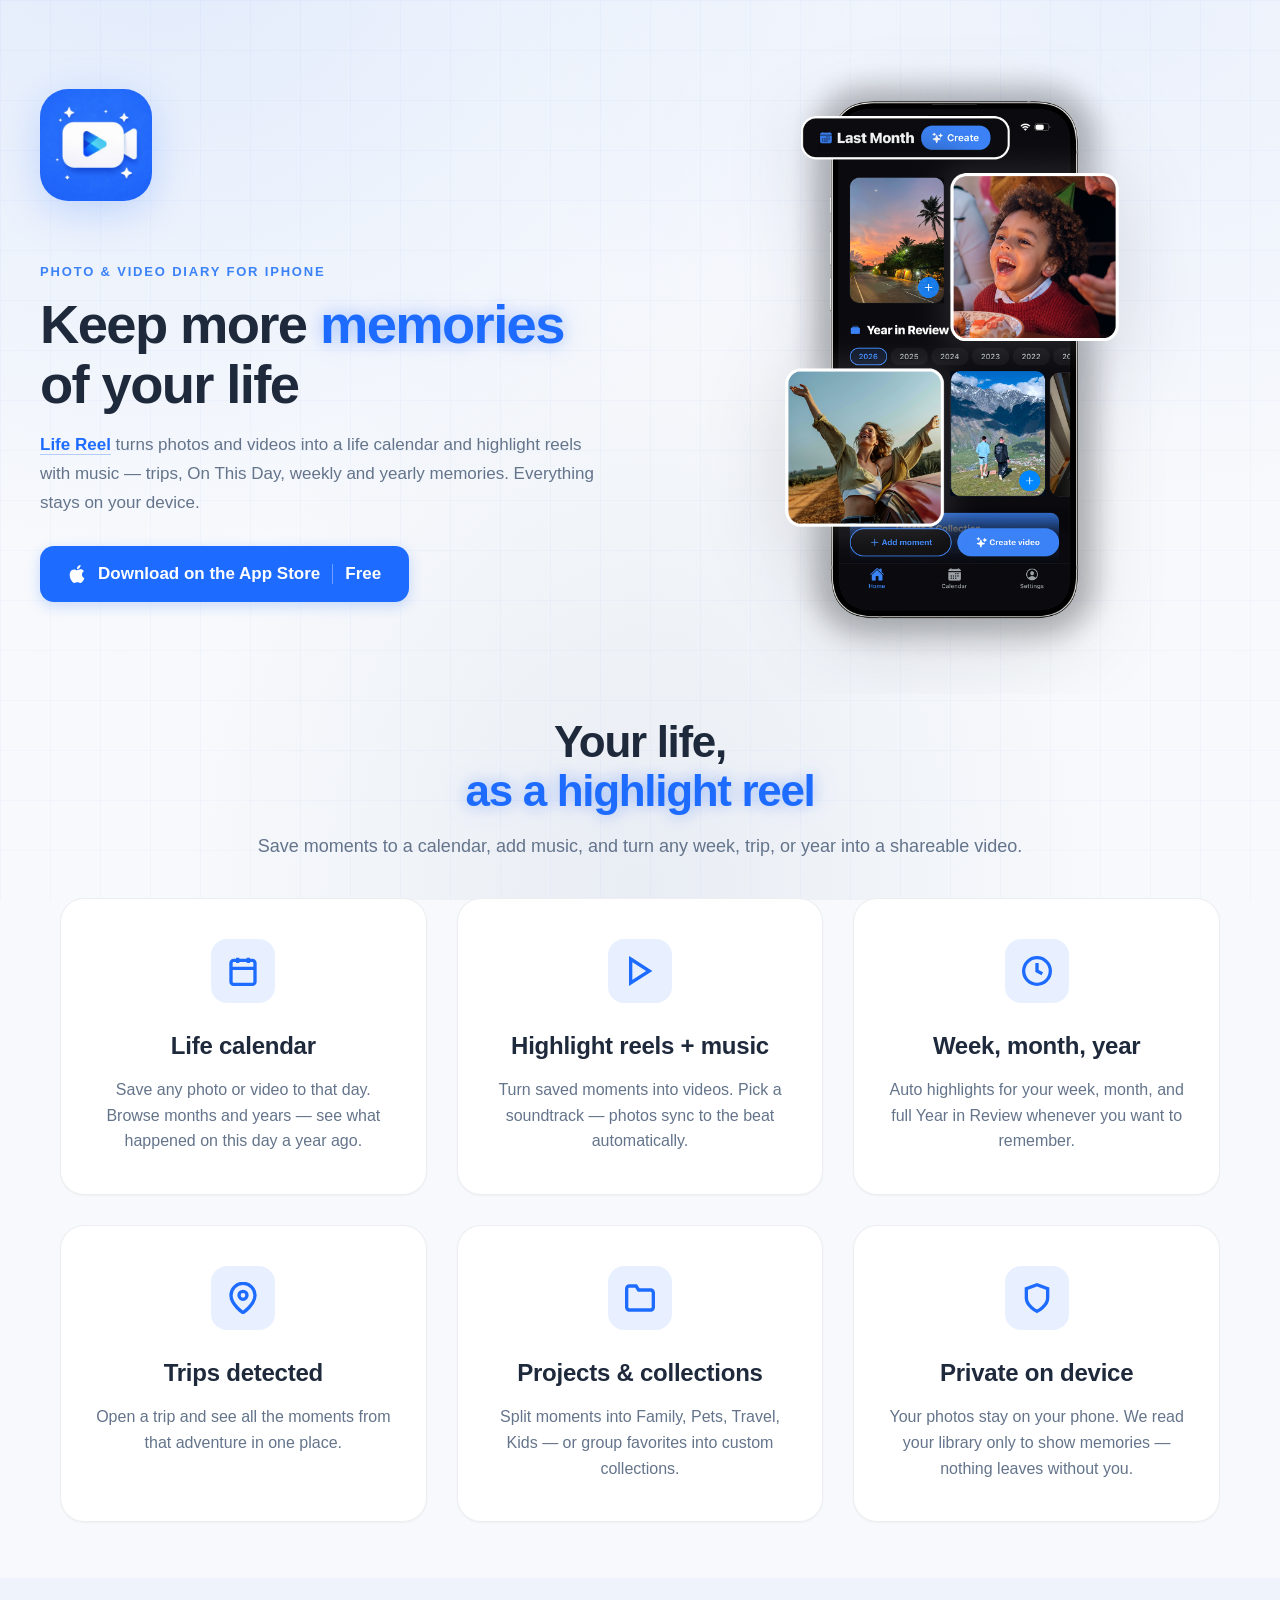
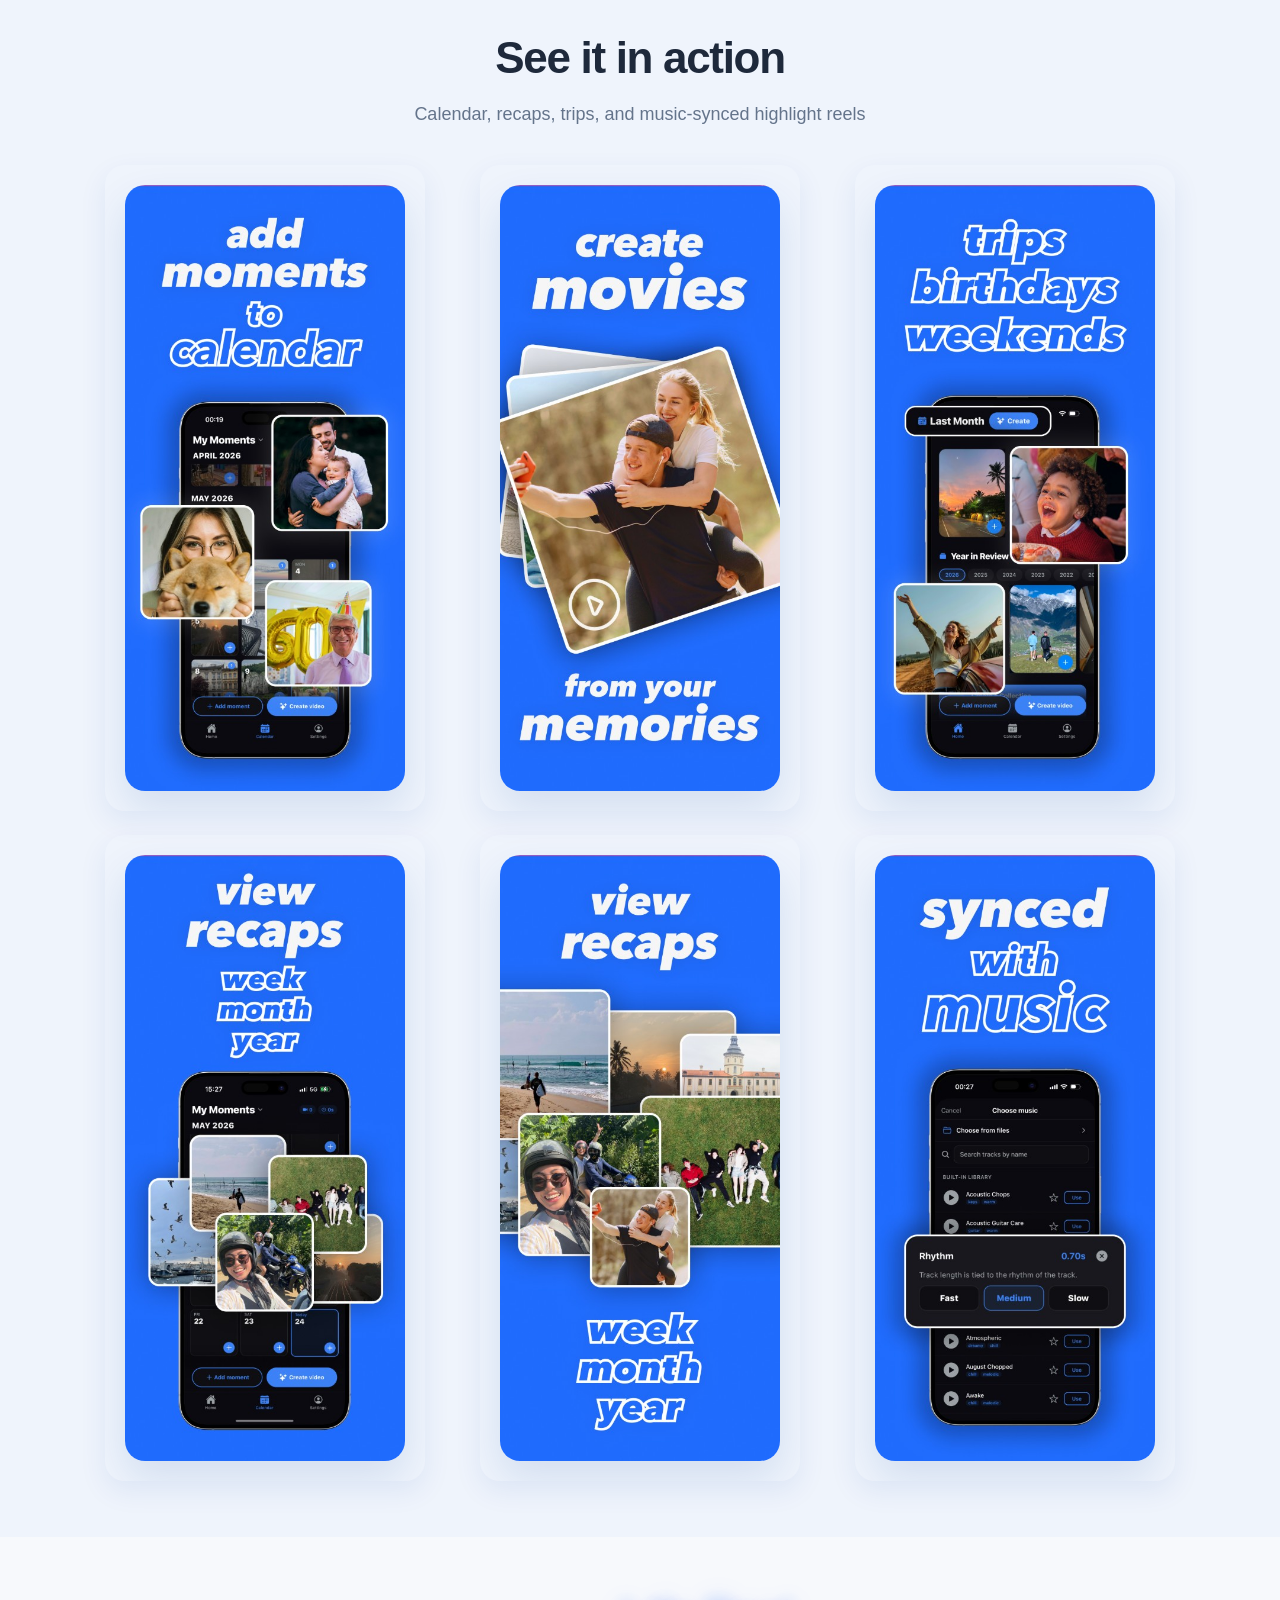
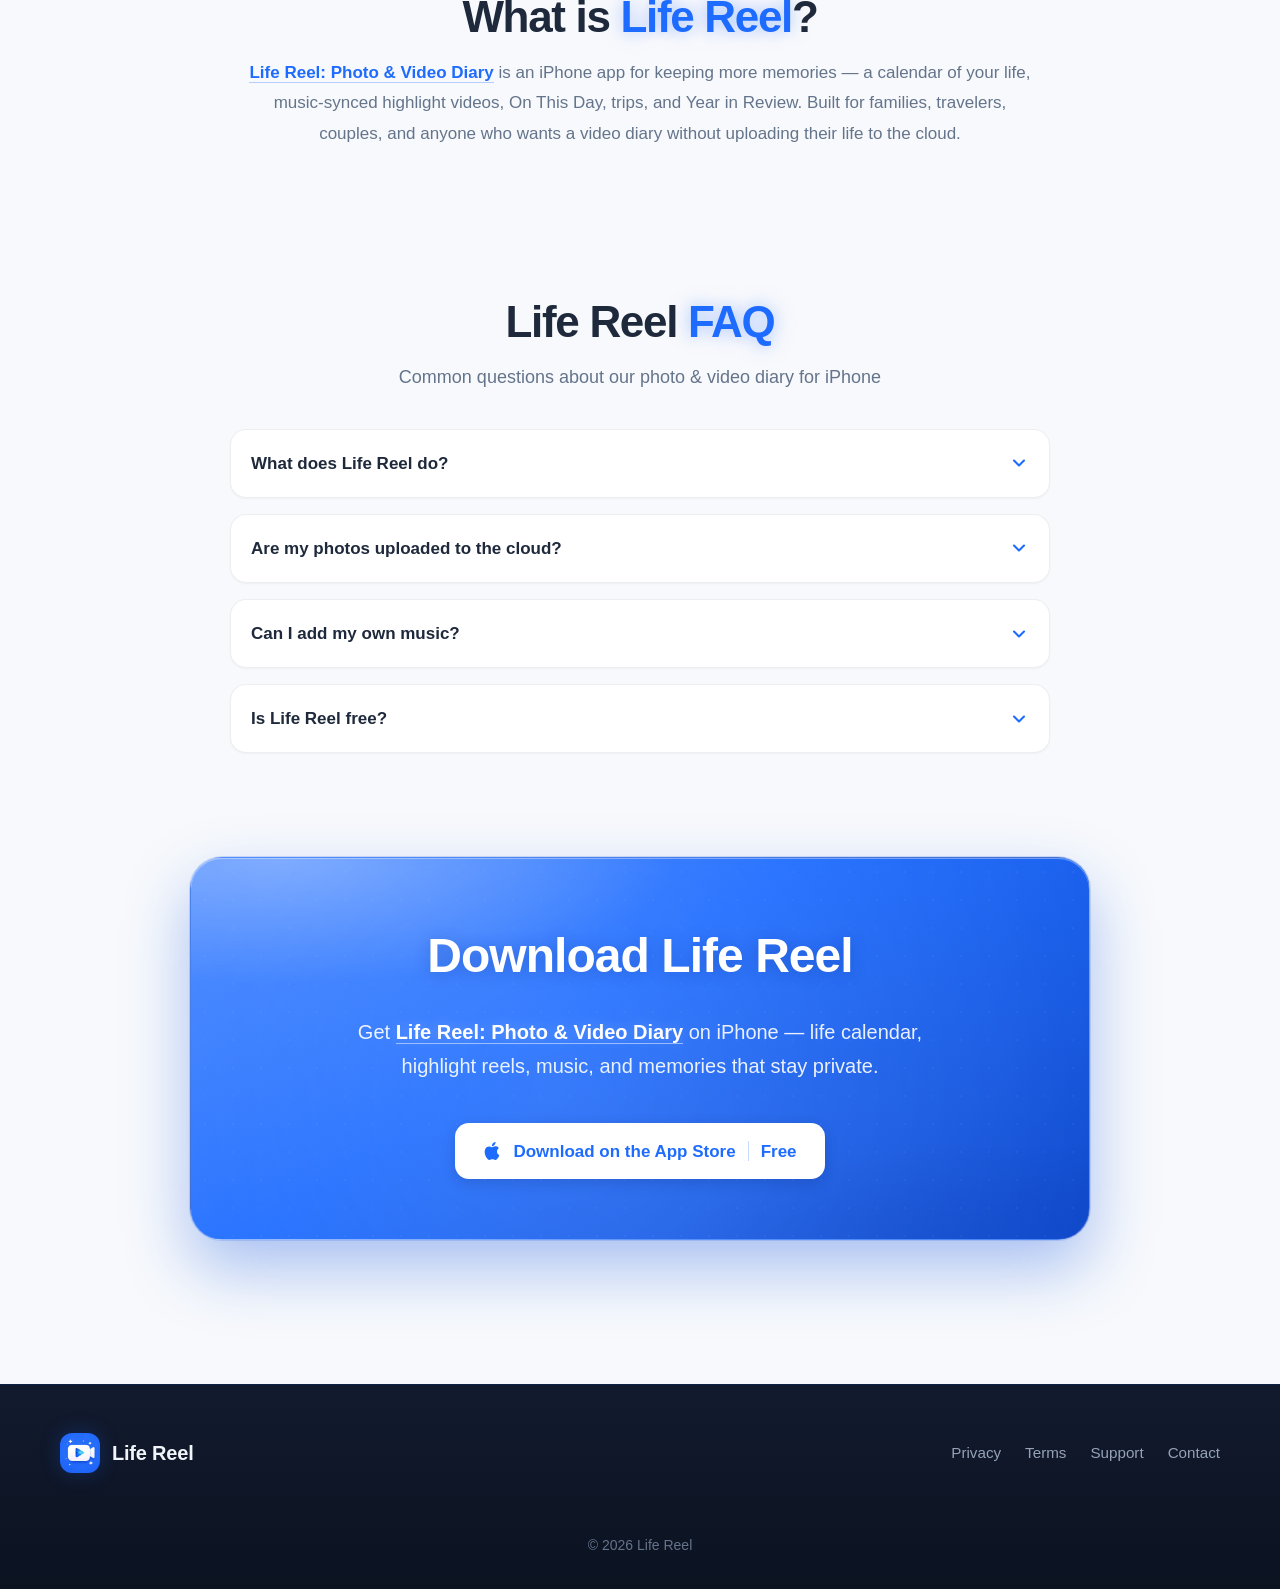
<file: index.html>
<!DOCTYPE html>
<html lang="en">
<head>
    <meta charset="UTF-8">
    <meta name="viewport" content="width=device-width, initial-scale=1.0">

    <title>Life Reel - Photo & Video Diary | iPhone</title>
    <meta name="title" content="Life Reel - Photo & Video Diary | iPhone">
    <meta name="description" content="Life Reel turns your photos and videos into a life calendar and highlight reels with music. On This Day, trips, weekly and yearly memories — private on your iPhone.">
    <meta name="keywords" content="life reel, photo diary, video diary, highlight reel, year in review, on this day, memory video, photo calendar, iPhone memories">
    <meta name="author" content="omoot apps">
    <meta name="robots" content="index, follow">
    <meta name="theme-color" content="#1E6CFF">
    <meta name="apple-mobile-web-app-capable" content="yes">
    <meta name="apple-mobile-web-app-title" content="Life Reel">
    <link rel="canonical" href="https://life-reel.app/">

    <meta property="og:type" content="website">
    <meta property="og:url" content="https://life-reel.app/">
    <meta property="og:title" content="Life Reel - Photo & Video Diary | iPhone">
    <meta property="og:description" content="Turn photos and videos into a life calendar and music-synced highlight reels. Private on your iPhone.">
    <meta property="og:image" content="https://life-reel.app/assets/images/life-reel/optimized/hero.png">
    <meta property="og:site_name" content="Life Reel">
    <meta property="og:locale" content="en_US">

    <meta name="twitter:card" content="summary_large_image">
    <meta name="twitter:title" content="Life Reel - Photo & Video Diary | iPhone">
    <meta name="twitter:description" content="Turn photos and videos into a life calendar and music-synced highlight reels.">
    <meta name="twitter:image" content="https://life-reel.app/assets/images/life-reel/optimized/hero.png">

    <meta name="apple-itunes-app" content="app-id=6760628421">

    <link rel="preconnect" href="https://apps.apple.com" crossorigin>
    <link rel="dns-prefetch" href="https://apps.apple.com">
    <link rel="preload" href="assets/images/life-reel/optimized/hero.png" as="image">
    <link rel="preload" href="assets/css/main.css" as="style">
    <link rel="preload" href="assets/css/app-page.css" as="style">
    <link rel="preload" href="assets/css/life-reel-theme.css" as="style">

    <link rel="icon" type="image/png" sizes="32x32" href="assets/images/life-reel/favicon-32x32.png">
    <link rel="icon" type="image/png" sizes="16x16" href="assets/images/life-reel/favicon-16x16.png">
    <link rel="apple-touch-icon" sizes="180x180" href="assets/images/life-reel/apple-touch-icon.png">

    <link rel="stylesheet" href="assets/css/main.css">
    <link rel="stylesheet" href="assets/css/app-page.css">
    <link rel="stylesheet" href="assets/css/life-reel-theme.css">

    <script type="text/javascript">
        (function(e,c){if(!c.__SV){var l,h;window.mixpanel=c;c._i=[];c.init=function(q,r,f){function t(d,a){var g=a.split(".");2==g.length&&(d=d[g[0]],a=g[1]);d[a]=function(){d.push([a].concat(Array.prototype.slice.call(arguments,0)))}}var b=c;"undefined"!==typeof f?b=c[f]=[]:f="mixpanel";b.people=b.people||[];b.toString=function(d){var a="mixpanel";"mixpanel"!==f&&(a+="."+f);d||(a+=" (stub)");return a};b.people.toString=function(){return b.toString(1)+".people (stub)"};l="disable time_event track track_pageview track_links track_forms track_with_groups add_group set_group remove_group register register_once alias unregister identify name_tag set_config reset opt_in_tracking opt_out_tracking has_opted_in_tracking has_opted_out_tracking clear_opt_in_out_tracking start_batch_senders start_session_recording stop_session_recording people.set people.set_once people.unset people.increment people.append people.union people.track_charge people.clear_charges people.delete_user people.remove".split(" ");
        for(h=0;h<l.length;h++)t(b,l[h]);var n="set set_once union unset remove delete".split(" ");b.get_group=function(){function d(p){a[p]=function(){b.push([g,[p].concat(Array.prototype.slice.call(arguments,0))])}}for(var a={},g=["get_group"].concat(Array.prototype.slice.call(arguments,0)),m=0;m<n.length;m++)d(n[m]);return a};c._i.push([q,r,f])};c.__SV=1.2;var k=e.createElement("script");k.type="text/javascript";k.async=!0;k.src="undefined"!==typeof MIXPANEL_CUSTOM_LIB_URL?MIXPANEL_CUSTOM_LIB_URL:"file:"===
        e.location.protocol&&"//cdn.mxpnl.com/libs/mixpanel-2-latest.min.js".match(/^\/\//)?"https://cdn.mxpnl.com/libs/mixpanel-2-latest.min.js":"//cdn.mxpnl.com/libs/mixpanel-2-latest.min.js";e=e.getElementsByTagName("script")[0];e.parentNode.insertBefore(k,e)}})(document,window.mixpanel||[]);

        mixpanel.init('2ab77ed29d0b04d62a75f63eaecc2a94', {
            autocapture: false,
            record_sessions_percent: 0,
            record_heatmap_data: false,
            api_host: 'https://api-eu.mixpanel.com',
            track_pageview: false
        });

        if (typeof mixpanel.set_config === 'function') {
            mixpanel.set_config({ autocapture: false });
        }
    </script>
    <script src="assets/js/mixpanel-tracker.js"></script>
    <script>
        document.addEventListener('DOMContentLoaded', function() {
            if (typeof MixpanelTracker !== 'undefined') {
                MixpanelTracker.init('2ab77ed29d0b04d62a75f63eaecc2a94', {
                    projectName: 'lifereel',
                    debug: false
                });
            }
        });
    </script>

</head>
<body>
    <div class="grid-background"></div>
    <main>
    <div class="app-hero">
        <div class="app-hero-container">
            <div class="app-hero-content">
                <div class="app-icon-large">
                    <a href="https://apps.apple.com/app/id6760628421" target="_blank" rel="noopener noreferrer" aria-label="Download Life Reel on the App Store" style="display: block; text-decoration: none;">
                        <img src="assets/images/life-reel/optimized/logo.png" alt="Life Reel Logo" class="app-logo" width="120" height="120" loading="eager" decoding="async">
                    </a>
                </div>
                <p class="app-slogan">Photo &amp; video diary for iPhone</p>
                <h1 class="app-title">Keep more <span class="highlight-brand">memories</span> of your life</h1>
                <p class="app-tagline"><a href="https://apps.apple.com/app/id6760628421" class="app-store-link" target="_blank" rel="noopener noreferrer">Life Reel</a> turns photos and videos into a life calendar and highlight reels with music — trips, On This Day, weekly and yearly memories. Everything stays on your device.</p>
                <div class="app-badges">
                    <a href="https://apps.apple.com/app/id6760628421" target="_blank" rel="noopener noreferrer" class="btn btn-app-store" aria-label="Download on the App Store">
                        <svg width="18" height="18" viewBox="0 0 24 24" fill="currentColor" style="margin-right: 12px; vertical-align: middle;">
                            <path d="M12.152 6.896c-.948 0-2.415-1.078-3.96-1.04-2.04.027-3.91 1.183-4.961 3.014-2.117 3.675-.546 9.103 1.519 12.09 1.013 1.454 2.208 3.09 3.792 3.039 1.52-.065 2.09-.987 3.935-.987 1.831 0 2.35.987 3.96.948 1.637-.026 2.676-1.48 3.676-2.948 1.156-1.688 1.636-3.325 1.662-3.415-.039-.013-3.182-1.221-3.22-4.857-.026-3.04 2.48-4.494 2.597-4.559-1.429-2.09-3.623-2.324-4.39-2.376-2-.156-3.675 1.09-4.61 1.09zM15.53 3.83c.843-1.012 1.4-2.427 1.245-3.83-1.207.052-2.662.805-3.532 1.818-.78.896-1.454 2.338-1.273 3.714 1.338.104 2.715-.688 3.559-1.701"></path>
                        </svg>
                        <span>Download on the App Store</span>
                        <span class="btn-divider"></span>
                        <span class="btn-free">Free</span>
                    </a>
                </div>
            </div>
            <div class="app-hero-visual">
                <div class="hero-frame">
                    <img src="assets/images/life-reel/optimized/hero.png" alt="Life Reel — trips, birthdays, weekends, and Year in Review" width="1334" height="1967" loading="eager" decoding="async">
                </div>
            </div>
        </div>
    </div>

    <section class="app-section" id="features">
        <div class="container">
            <div class="section-header">
                <h2 class="section-title">
                    <span class="title-line">Your life,</span>
                    <span class="title-line title-accent">as a highlight reel</span>
                </h2>
                <p class="section-subtitle">Save moments to a calendar, add music, and turn any week, trip, or year into a shareable video.</p>
            </div>
            <div class="features-grid">
                <div class="feature-card">
                    <div class="feature-icon-container">
                        <svg class="feature-icon" viewBox="0 0 24 24" fill="none" stroke="currentColor" stroke-width="2">
                            <rect x="3" y="4" width="18" height="18" rx="2"/>
                            <line x1="16" y1="2" x2="16" y2="6"/>
                            <line x1="8" y1="2" x2="8" y2="6"/>
                            <line x1="3" y1="10" x2="21" y2="10"/>
                        </svg>
                    </div>
                    <h3 class="feature-title">Life calendar</h3>
                    <p class="feature-description">Save any photo or video to that day. Browse months and years — see what happened on this day a year ago.</p>
                </div>
                <div class="feature-card">
                    <div class="feature-icon-container">
                        <svg class="feature-icon" viewBox="0 0 24 24" fill="none" stroke="currentColor" stroke-width="2">
                            <polygon points="5 3 19 12 5 21 5 3"/>
                        </svg>
                    </div>
                    <h3 class="feature-title">Highlight reels + music</h3>
                    <p class="feature-description">Turn saved moments into videos. Pick a soundtrack — photos sync to the beat automatically.</p>
                </div>
                <div class="feature-card">
                    <div class="feature-icon-container">
                        <svg class="feature-icon" viewBox="0 0 24 24" fill="none" stroke="currentColor" stroke-width="2">
                            <circle cx="12" cy="12" r="10"/>
                            <polyline points="12 6 12 12 16 14"/>
                        </svg>
                    </div>
                    <h3 class="feature-title">Week, month, year</h3>
                    <p class="feature-description">Auto highlights for your week, month, and full Year in Review whenever you want to remember.</p>
                </div>
                <div class="feature-card">
                    <div class="feature-icon-container">
                        <svg class="feature-icon" viewBox="0 0 24 24" fill="none" stroke="currentColor" stroke-width="2">
                            <path d="M21 10c0 7-9 13-9 13s-9-6-9-13a9 9 0 0 1 18 0z"/>
                            <circle cx="12" cy="10" r="3"/>
                        </svg>
                    </div>
                    <h3 class="feature-title">Trips detected</h3>
                    <p class="feature-description">Open a trip and see all the moments from that adventure in one place.</p>
                </div>
                <div class="feature-card">
                    <div class="feature-icon-container">
                        <svg class="feature-icon" viewBox="0 0 24 24" fill="none" stroke="currentColor" stroke-width="2">
                            <path d="M22 19a2 2 0 0 1-2 2H4a2 2 0 0 1-2-2V5a2 2 0 0 1 2-2h5l2 3h9a2 2 0 0 1 2 2z"/>
                        </svg>
                    </div>
                    <h3 class="feature-title">Projects &amp; collections</h3>
                    <p class="feature-description">Split moments into Family, Pets, Travel, Kids — or group favorites into custom collections.</p>
                </div>
                <div class="feature-card">
                    <div class="feature-icon-container">
                        <svg class="feature-icon" viewBox="0 0 24 24" fill="none" stroke="currentColor" stroke-width="2">
                            <path d="M12 22s8-4 8-10V5l-8-3-8 3v7c0 6 8 10 8 10z"/>
                        </svg>
                    </div>
                    <h3 class="feature-title">Private on device</h3>
                    <p class="feature-description">Your photos stay on your phone. We read your library only to show memories — nothing leaves without you.</p>
                </div>
            </div>
        </div>
    </section>

    <section class="app-section app-section-alt" id="screenshots">
        <div class="container">
            <div class="section-header">
                <h2 class="section-title">See it in action</h2>
                <p class="section-subtitle">Calendar, recaps, trips, and music-synced highlight reels</p>
            </div>
        </div>
        <div class="screenshots-carousel" aria-label="App screenshots">
            <div class="screenshots-grid">
                <div class="screenshot-item">
                    <img src="assets/images/life-reel/optimized/01-add-to-calendar.jpg" alt="Life Reel — add moments to calendar" loading="lazy" width="280" height="600" decoding="async">
                </div>
                <div class="screenshot-item">
                    <img src="assets/images/life-reel/optimized/02-create-movies.jpg" alt="Life Reel — create movies from your memories" loading="lazy" width="280" height="600" decoding="async">
                </div>
                <div class="screenshot-item">
                    <img src="assets/images/life-reel/optimized/03-trips-birthdays.jpg" alt="Life Reel — trips, birthdays, and weekends" loading="lazy" width="280" height="600" decoding="async">
                </div>
                <div class="screenshot-item">
                    <img src="assets/images/life-reel/optimized/04-view-recaps.jpg" alt="Life Reel — view week, month, and year recaps" loading="lazy" width="280" height="600" decoding="async">
                </div>
                <div class="screenshot-item">
                    <img src="assets/images/life-reel/optimized/05-recaps-collage.jpg" alt="Life Reel — memory collage recaps" loading="lazy" width="280" height="600" decoding="async">
                </div>
                <div class="screenshot-item">
                    <img src="assets/images/life-reel/optimized/06-synced-music.jpg" alt="Life Reel — highlight reels synced with music" loading="lazy" width="280" height="600" decoding="async">
                </div>
            </div>
        </div>
    </section>

    <section class="app-section" id="about-life-reel">
        <div class="container">
            <div class="section-header">
                <h2 class="section-title">What is <span class="title-accent">Life Reel</span>?</h2>
                <p class="section-subtitle about-copy"><a href="https://apps.apple.com/app/id6760628421" class="app-store-link" target="_blank" rel="noopener noreferrer">Life Reel: Photo &amp; Video Diary</a> is an iPhone app for keeping more memories — a calendar of your life, music-synced highlight videos, On This Day, trips, and Year in Review. Built for families, travelers, couples, and anyone who wants a video diary without uploading their life to the cloud.</p>
            </div>
        </div>
    </section>

    <section class="app-section" id="faq">
        <div class="container">
            <div class="section-header">
                <h2 class="section-title">Life Reel <span class="title-accent">FAQ</span></h2>
                <p class="section-subtitle">Common questions about our photo &amp; video diary for iPhone</p>
            </div>
            <div class="faq-list">
                <details class="faq-item">
                    <summary class="faq-question">
                        <span class="faq-question-text">What does Life Reel do?</span>
                        <svg class="faq-icon" width="20" height="20" viewBox="0 0 24 24" fill="none" stroke="currentColor" stroke-width="2.5" stroke-linecap="round" stroke-linejoin="round" aria-hidden="true"><polyline points="6 9 12 15 18 9"></polyline></svg>
                    </summary>
                    <div class="faq-answer-wrap">
                        <p class="faq-answer">You save photos and videos to days on a life calendar, then create highlight reels with music for any week, trip, month, or year.</p>
                    </div>
                </details>
                <details class="faq-item">
                    <summary class="faq-question">
                        <span class="faq-question-text">Are my photos uploaded to the cloud?</span>
                        <svg class="faq-icon" width="20" height="20" viewBox="0 0 24 24" fill="none" stroke="currentColor" stroke-width="2.5" stroke-linecap="round" stroke-linejoin="round" aria-hidden="true"><polyline points="6 9 12 15 18 9"></polyline></svg>
                    </summary>
                    <div class="faq-answer-wrap">
                        <p class="faq-answer">No. Photos stay on your device. The app reads your library to show memories and only shares when you export or send a video.</p>
                    </div>
                </details>
                <details class="faq-item">
                    <summary class="faq-question">
                        <span class="faq-question-text">Can I add my own music?</span>
                        <svg class="faq-icon" width="20" height="20" viewBox="0 0 24 24" fill="none" stroke="currentColor" stroke-width="2.5" stroke-linecap="round" stroke-linejoin="round" aria-hidden="true"><polyline points="6 9 12 15 18 9"></polyline></svg>
                    </summary>
                    <div class="faq-answer-wrap">
                        <p class="faq-answer">Yes. Use the built-in soundtrack library or add your own. Clips can sync to the music automatically.</p>
                    </div>
                </details>
                <details class="faq-item">
                    <summary class="faq-question">
                        <span class="faq-question-text">Is Life Reel free?</span>
                        <svg class="faq-icon" width="20" height="20" viewBox="0 0 24 24" fill="none" stroke="currentColor" stroke-width="2.5" stroke-linecap="round" stroke-linejoin="round" aria-hidden="true"><polyline points="6 9 12 15 18 9"></polyline></svg>
                    </summary>
                    <div class="faq-answer-wrap">
                        <p class="faq-answer">Yes — free to download on the App Store. Premium is available as an optional in-app subscription.</p>
                    </div>
                </details>
            </div>
        </div>
    </section>

    <section class="cta-section">
        <div class="cta-card">
            <h2 class="cta-title">Download Life Reel</h2>
            <p class="cta-description">Get <a href="https://apps.apple.com/app/id6760628421" class="app-store-link" target="_blank" rel="noopener noreferrer">Life Reel: Photo &amp; Video Diary</a> on iPhone — life calendar, highlight reels, music, and memories that stay private.</p>
            <div class="cta-buttons">
                <a href="https://apps.apple.com/app/id6760628421" target="_blank" rel="noopener noreferrer" class="btn btn-app-store" aria-label="Download on the App Store">
                    <svg width="18" height="18" viewBox="0 0 24 24" fill="currentColor" style="margin-right: 12px; vertical-align: middle;">
                        <path d="M12.152 6.896c-.948 0-2.415-1.078-3.96-1.04-2.04.027-3.91 1.183-4.961 3.014-2.117 3.675-.546 9.103 1.519 12.09 1.013 1.454 2.208 3.09 3.792 3.039 1.52-.065 2.09-.987 3.935-.987 1.831 0 2.35.987 3.96.948 1.637-.026 2.676-1.48 3.676-2.948 1.156-1.688 1.636-3.325 1.662-3.415-.039-.013-3.182-1.221-3.22-4.857-.026-3.04 2.48-4.494 2.597-4.559-1.429-2.09-3.623-2.324-4.39-2.376-2-.156-3.675 1.09-4.61 1.09zM15.53 3.83c.843-1.012 1.4-2.427 1.245-3.83-1.207.052-2.662.805-3.532 1.818-.78.896-1.454 2.338-1.273 3.714 1.338.104 2.715-.688 3.559-1.701"></path>
                    </svg>
                    <span>Download on the App Store</span>
                    <span class="btn-divider"></span>
                    <span class="btn-free">Free</span>
                </a>
            </div>
        </div>
    </section>

    <footer class="app-footer">
        <div class="container">
            <div class="footer-content">
                <div class="footer-logo">
                    <img class="footer-logo-img" src="assets/images/life-reel/optimized/logo.png" alt="" width="40" height="40">
                    <span class="logo-text">Life Reel</span>
                </div>
                <div class="footer-links">
                    <a href="https://mpc-app-c2e7a.web.app/moments-privacy.html" target="_blank" rel="noopener noreferrer" class="footer-link">Privacy</a>
                    <a href="https://mpc-app-c2e7a.web.app/moments-terms.html" target="_blank" rel="noopener noreferrer" class="footer-link">Terms</a>
                    <a href="mailto:dev.ohmyapp@gmail.com" class="footer-link">Support</a>
                    <a href="mailto:dev.ohmyapp@gmail.com" class="footer-link">Contact</a>
                </div>
            </div>
            <p class="footer-copyright">&copy; 2026 Life Reel</p>
        </div>
    </footer>
    </main>
    <script>
        (function () {
            var carousel = document.querySelector('.screenshots-carousel');
            if (!carousel) return;
            function resetCarouselScroll() { carousel.scrollLeft = 0; }
            resetCarouselScroll();
            window.addEventListener('load', resetCarouselScroll);
            window.addEventListener('pageshow', function (event) {
                if (event.persisted) resetCarouselScroll();
            });
        })();
        (function () {
            // Instant open/close — animated grid collapse was laggy on this page
            document.querySelectorAll('.faq-item').forEach(function (details) {
                var summary = details.querySelector('.faq-question');
                if (!summary) return;
                summary.addEventListener('click', function (event) {
                    event.preventDefault();
                    details.open = !details.open;
                    details.classList.remove('is-closing');
                });
            });
        })();
    </script>
</body>
</html>
</file>
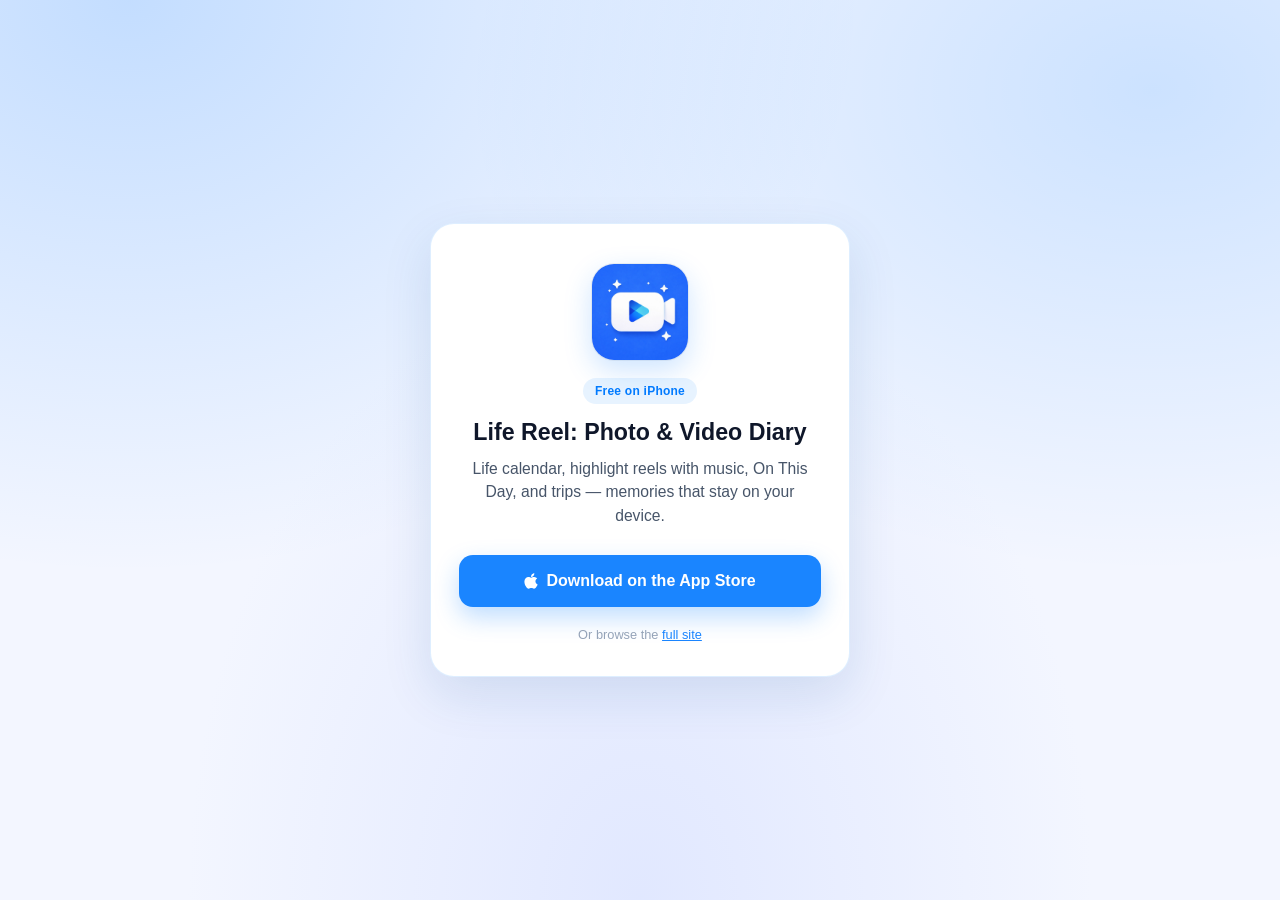
<file: get/index.html>
<!DOCTYPE html>
<html lang="en">
<head>
    <meta charset="UTF-8">
    <meta name="viewport" content="width=device-width, initial-scale=1.0">
    <title>Download Life Reel - Photo & Video Diary</title>
    <meta name="description" content="Get Life Reel free for iPhone. Photo & video diary with life calendar, highlight reels, and music.">
    <meta name="robots" content="noindex, follow">
    <meta name="theme-color" content="#1A85FF">
    <meta http-equiv="Cache-Control" content="no-cache, no-store, must-revalidate">
    <meta http-equiv="Pragma" content="no-cache">
    <!-- No apple-itunes-app / apps.apple.com in HTML: Meta Traffic ads flag those as app URLs (#1487810). -->
    <link rel="canonical" href="https://life-reel.app/get/">
    <link rel="icon" type="image/png" sizes="32x32" href="/assets/images/life-reel/favicon-32x32.png">
    <link rel="apple-touch-icon" sizes="180x180" href="/assets/images/life-reel/apple-touch-icon.png">
    <meta property="og:title" content="Download Life Reel - Photo & Video Diary">
    <meta property="og:description" content="Life calendar + highlight reels with music. Free on iPhone.">
    <meta property="og:url" content="https://life-reel.app/get/">
    <meta property="og:type" content="website">
    <meta property="og:image" content="https://life-reel.app/assets/images/life-reel/optimized/logo.png">
    <!-- landing-build: 2026-03-20-get -->
    <style>
        * { box-sizing: border-box; }
        html {
            height: 100%;
            overflow: hidden;
        }
        body {
            position: fixed;
            inset: 0;
            margin: 0;
            overflow: hidden;
            display: flex;
            align-items: center;
            justify-content: center;
            padding: 24px;
            font-family: -apple-system, BlinkMacSystemFont, "Segoe UI", Roboto, Helvetica, Arial, sans-serif;
            background-color: #f3f6ff;
            background-image:
                radial-gradient(at 10% 0%, rgba(26, 133, 255, 0.22) 0px, transparent 45%),
                radial-gradient(at 90% 10%, rgba(0, 122, 255, 0.16) 0px, transparent 42%),
                radial-gradient(at 50% 100%, rgba(224, 231, 255, 0.95) 0px, transparent 50%);
            color: #0f172a;
            text-align: center;
        }
        .card {
            max-width: 420px;
            width: 100%;
            padding: 40px 28px 32px;
            border-radius: 24px;
            background: #ffffff;
            border: 1px solid rgba(26, 133, 255, 0.14);
            box-shadow: 0 18px 50px rgba(15, 70, 140, 0.12);
        }
        .app-icon {
            width: 96px;
            height: 96px;
            margin: 0 auto 18px;
            border-radius: 22px;
            overflow: hidden;
            box-shadow:
                0 10px 28px rgba(26, 133, 255, 0.22),
                0 0 0 1px rgba(15, 23, 42, 0.06);
        }
        .app-icon img {
            display: block;
            width: 100%;
            height: 100%;
            object-fit: cover;
        }
        .badge {
            display: inline-block;
            margin-bottom: 14px;
            padding: 6px 12px;
            border-radius: 999px;
            background: rgba(26, 133, 255, 0.1);
            color: #007AFF;
            font-size: 0.75rem;
            font-weight: 600;
            letter-spacing: 0.02em;
        }
        h1 {
            margin: 0 0 10px;
            font-size: 1.45rem;
            font-weight: 700;
            line-height: 1.25;
            color: #0f172a;
        }
        p {
            margin: 0 0 28px;
            color: #475569;
            line-height: 1.5;
            font-size: 0.98rem;
        }
        .btn {
            display: inline-flex;
            flex-direction: row;
            align-items: center;
            justify-content: center;
            gap: 8px;
            min-height: 52px;
            width: 100%;
            padding: 0 20px;
            border: 0;
            border-radius: 14px;
            background: #1A85FF;
            color: #fff;
            font-size: 16px;
            font-weight: 600;
            font-family: inherit;
            line-height: 52px;
            text-decoration: none;
            cursor: pointer;
            box-shadow: 0 10px 24px rgba(26, 133, 255, 0.28);
        }
        .btn:active { opacity: 0.92; }
        .btn svg.apple-logo {
            display: block;
            width: 14px;
            height: 18px;
            flex: 0 0 auto;
            fill: currentColor;
            margin: 0;
        }
        .btn-label {
            display: inline-block;
            line-height: 52px;
            height: 52px;
        }
        .sub {
            margin-top: 18px;
            margin-bottom: 0;
            font-size: 0.8rem;
            color: #94a3b8;
        }
        .sub a {
            color: #1A85FF;
        }
    </style>
    <script type="text/javascript">
        (function(e,c){if(!c.__SV){var l,h;window.mixpanel=c;c._i=[];c.init=function(q,r,f){function t(d,a){var g=a.split(".");2==g.length&&(d=d[g[0]],a=g[1]);d[a]=function(){d.push([a].concat(Array.prototype.slice.call(arguments,0)))}}var b=c;"undefined"!==typeof f?b=c[f]=[]:f="mixpanel";b.people=b.people||[];b.toString=function(d){var a="mixpanel";"mixpanel"!==f&&(a+="."+f);d||(a+=" (stub)");return a};b.people.toString=function(){return b.toString(1)+".people (stub)"};l="disable time_event track track_pageview track_links track_forms track_with_groups add_group set_group remove_group register register_once alias unregister identify name_tag set_config reset opt_in_tracking opt_out_tracking has_opted_in_tracking has_opted_out_tracking clear_opt_in_out_tracking start_batch_senders start_session_recording stop_session_recording people.set people.set_once people.unset people.increment people.append people.union people.track_charge people.clear_charges people.delete_user people.remove".split(" ");
        for(h=0;h<l.length;h++)t(b,l[h]);var n="set set_once union unset remove delete".split(" ");b.get_group=function(){function d(p){a[p]=function(){b.push([g,[p].concat(Array.prototype.slice.call(arguments,0))])}}for(var a={},g=["get_group"].concat(Array.prototype.slice.call(arguments,0)),m=0;m<n.length;m++)d(n[m]);return a};c._i.push([q,r,f])};c.__SV=1.2;var k=e.createElement("script");k.type="text/javascript";k.async=!0;k.src="undefined"!==typeof MIXPANEL_CUSTOM_LIB_URL?MIXPANEL_CUSTOM_LIB_URL:"file:"===
        e.location.protocol&&"//cdn.mxpnl.com/libs/mixpanel-2-latest.min.js".match(/^\/\//)?"https://cdn.mxpnl.com/libs/mixpanel-2-latest.min.js":"//cdn.mxpnl.com/libs/mixpanel-2-latest.min.js";e=e.getElementsByTagName("script")[0];e.parentNode.insertBefore(k,e)}})(document,window.mixpanel||[]);

        mixpanel.init('2ab77ed29d0b04d62a75f63eaecc2a94', {
            autocapture: false,
            record_sessions_percent: 0,
            record_heatmap_data: false,
            api_host: 'https://api-eu.mixpanel.com',
            track_pageview: false
        });

        if (typeof mixpanel.set_config === 'function') {
            mixpanel.set_config({ autocapture: false });
        }
    </script>
    <script src="/assets/js/mixpanel-tracker.js"></script>
    <script>
        document.addEventListener('DOMContentLoaded', function() {
            if (typeof MixpanelTracker !== 'undefined') {
                MixpanelTracker.init('2ab77ed29d0b04d62a75f63eaecc2a94', {
                    projectName: 'lifereel',
                    debug: false
                });
            }

            var storeParts = ['https://', 'apps.apple.com', '/app/id', '6760628421'];
            var btn = document.getElementById('store-btn');
            if (btn) {
                btn.dataset.storeUrl = storeParts.join('');
            }
        });
    </script>
</head>
<body>
    <main class="card">
        <div class="app-icon">
            <img
                src="/assets/images/life-reel/optimized/logo.png"
                alt="Life Reel"
                width="96"
                height="96"
                loading="eager"
                decoding="async"
            >
        </div>
        <div class="badge">Free on iPhone</div>
        <h1>Life Reel: Photo &amp; Video Diary</h1>
        <p>
            Life calendar, highlight reels with music, On This Day, and trips —
            memories that stay on your device.
        </p>
        <button type="button" class="btn btn-app-store" id="store-btn">
            <svg class="apple-logo" viewBox="0 0 384 512" aria-hidden="true" focusable="false">
                <path d="M318.7 268.7c-.2-36.7 16.4-64.4 50-84.8-18.8-26.9-47.2-41.7-84.7-44.6-35.5-2.8-74.3 20.7-88.5 20.7-15 0-49.4-19.7-76.4-19.7C63.3 141.2 4 184.8 4 273.5q0 39.3 14.4 81.2c12.8 34.7 59 119.6 107.6 118.2 25.2-.6 43-17.9 75.8-17.9 31.8 0 48.3 17.9 76.4 17.9 48.6-.7 90.4-82.5 102.6-117.3-65.2-30.7-61.7-90-61.7-91.9zm-56.6-164.2c27.3-32.4 24.8-61.9 24-72.5-24.1 1.4-52 16.4-67.9 34.9-17.5 19.8-27.8 44.3-25.6 71.9 26.1 2 49.9-11.4 69.5-34.3z"/>
            </svg>
            <span class="btn-label">Download on the App Store</span>
        </button>
        <p class="sub">
            Or browse the
            <a href="https://life-reel.app/">full site</a>
        </p>
    </main>
</body>
</html>
</file>
<file: assets/css/main.css>
/* Reset and Base Styles */
* {
    margin: 0;
    padding: 0;
    box-sizing: border-box;
}

:root {
    --primary-color: #1A8EFF;
    --primary-dark: #0070E0;
    --primary-light: #66B3FF;
    --accent-color: #1A8EFF;
    --text-primary: #ffffff;
    --text-secondary: #94a3b8;
    --text-muted: #64748b;
    --bg-primary: #0f172a;
    --bg-secondary: #1e293b;
    --bg-card: rgba(30, 41, 59, 0.6);
    --border-color: rgba(148, 163, 184, 0.1);
    --shadow-sm: 0 1px 2px 0 rgba(0, 0, 0, 0.05);
    --shadow: 0 4px 6px -1px rgba(0, 0, 0, 0.1), 0 2px 4px -1px rgba(0, 0, 0, 0.06);
    --shadow-lg: 0 10px 15px -3px rgba(0, 0, 0, 0.1), 0 4px 6px -2px rgba(0, 0, 0, 0.05);
    --shadow-xl: 0 20px 25px -5px rgba(0, 0, 0, 0.1), 0 10px 10px -5px rgba(0, 0, 0, 0.04);
    --gradient-primary: linear-gradient(135deg, #1A8EFF 0%, #0070E0 100%);
    --gradient-card: linear-gradient(135deg, rgba(26, 142, 255, 0.1) 0%, rgba(0, 112, 224, 0.1) 100%);
}

body {
    font-family: -apple-system, BlinkMacSystemFont, 'Segoe UI', Roboto, 'Helvetica Neue', Arial, sans-serif;
    color: var(--text-primary);
    background: #0a0f1a;
    background-image: 
        radial-gradient(at 0% 0%, rgba(26, 142, 255, 0.15) 0px, transparent 50%),
        radial-gradient(at 100% 0%, rgba(0, 112, 224, 0.1) 0px, transparent 50%),
        radial-gradient(at 100% 100%, rgba(26, 142, 255, 0.1) 0px, transparent 50%),
        radial-gradient(at 0% 100%, rgba(0, 112, 224, 0.15) 0px, transparent 50%);
    background-attachment: fixed;
    line-height: 1.6;
    -webkit-font-smoothing: antialiased;
    -moz-osx-font-smoothing: grayscale;
    position: relative;
    min-height: 100vh;
    overflow-x: hidden;
}

/* Grid Background */
.grid-background {
    position: fixed;
    top: 0;
    left: 0;
    width: 100%;
    height: 100%;
    z-index: 0;
    background-image: 
        linear-gradient(rgba(26, 142, 255, 0.08) 1px, transparent 1px),
        linear-gradient(90deg, rgba(26, 142, 255, 0.08) 1px, transparent 1px);
    background-size: 50px 50px;
    opacity: 0.4;
    pointer-events: none;
}

.container {
    max-width: 1200px;
    margin: 0 auto;
    padding: 0 20px;
    position: relative;
    z-index: 1;
}

/* Availability Badge */
.availability-badge {
    display: inline-flex;
    align-items: center;
    gap: 8px;
    padding: 6px 12px;
    background: rgba(26, 142, 255, 0.1);
    border: 1px solid rgba(26, 142, 255, 0.2);
    border-radius: 20px;
    font-size: 0.875rem;
    color: var(--primary-light);
    margin-bottom: 24px;
    animation: fadeInUp 0.6s ease-out;
}

.badge-dot {
    width: 6px;
    height: 6px;
    background: var(--primary-color);
    border-radius: 50%;
    animation: pulse 2s ease-in-out infinite;
}

@keyframes pulse {
    0%, 100% { opacity: 1; }
    50% { opacity: 0.5; }
}

/* Header Styles */
.header {
    text-align: center;
    padding: 100px 20px 40px;
    position: relative;
    margin-bottom: 40px;
}

.header-content {
    max-width: 800px;
    margin: 0 auto;
}

.title {
    font-size: 4.5rem;
    font-weight: 900;
    margin-bottom: 0;
    letter-spacing: -0.05em;
    line-height: 1.1;
    animation: fadeInUp 0.8s ease-out;
}

.title-violet {
    background: linear-gradient(135deg, #1A8EFF 0%, #0070E0 100%);
    -webkit-background-clip: text;
    -webkit-text-fill-color: transparent;
    background-clip: text;
}

.title-line {
    display: block;
    color: #ffffff;
}

.title span:not(.title-violet) {
    color: #ffffff;
}

.title-accent {
    background: var(--gradient-primary);
    -webkit-background-clip: text;
    -webkit-text-fill-color: transparent;
    background-clip: text;
}

.header-slogan {
    font-size: 1.125rem;
    background: linear-gradient(135deg, rgba(26, 142, 255, 0.9) 0%, rgba(0, 112, 224, 0.9) 50%, rgba(26, 142, 255, 0.9) 100%);
    -webkit-background-clip: text;
    -webkit-text-fill-color: transparent;
    background-clip: text;
    margin-top: 24px;
    font-weight: 600;
    letter-spacing: 0.08em;
    text-align: center;
    animation: fadeInUp 0.8s ease-out 0.2s both;
    max-width: 600px;
    margin-left: auto;
    margin-right: auto;
    line-height: 1.6;
    text-transform: uppercase;
    opacity: 1;
    filter: drop-shadow(0 2px 8px rgba(26, 142, 255, 0.3));
}

.subtitle {
    font-size: 1.25rem;
    color: var(--text-secondary);
    font-weight: 400;
    line-height: 1.7;
    max-width: 600px;
    margin: 0 auto;
    animation: fadeInUp 0.8s ease-out 0.2s both;
}

@keyframes fadeInUp {
    from {
        opacity: 0;
        transform: translateY(30px);
    }
    to {
        opacity: 1;
        transform: translateY(0);
    }
}

/* Apps Section */
.apps-section {
    padding: 0 20px 60px;
}

.apps-grid {
    display: grid;
    grid-template-columns: repeat(auto-fit, minmax(280px, 1fr));
    gap: 24px;
    max-width: 1200px;
    margin: 0 auto;
    justify-items: center;
}

.app-card {
    background: rgba(25, 30, 54, 0.14);
    backdrop-filter: blur(20px);
    -webkit-backdrop-filter: blur(20px);
    border: 1px solid rgba(26, 142, 255, 0.3);
    border-radius: 20px;
    padding: 32px 28px;
    text-decoration: none;
    color: var(--text-primary);
    transition: all 0.3s cubic-bezier(0.4, 0, 0.2, 1);
    position: relative;
    overflow: hidden;
    animation: fadeInUp 0.6s ease-out;
    width: 100%;
    max-width: 320px;
    box-shadow: 0 4px 20px rgba(26, 142, 255, 0.15),
                0 0 40px rgba(26, 142, 255, 0.05);
    text-align: center;
    display: flex;
    flex-direction: column;
    align-items: center;
}

.app-card::before {
    content: '';
    position: absolute;
    top: 0;
    left: 0;
    right: 0;
    bottom: 0;
    background: rgba(25, 30, 54, 0.14);
    opacity: 0;
    transition: opacity 0.4s ease;
    z-index: 0;
}

.app-card:hover::before {
    opacity: 1;
}

.app-card:hover {
    transform: translateY(-6px) scale(1.02);
    border-color: rgba(26, 142, 255, 0.5);
    box-shadow: 0 12px 40px rgba(26, 142, 255, 0.35),
                0 0 60px rgba(26, 142, 255, 0.15);
}

.app-icon-container {
    position: relative;
    z-index: 1;
    margin-bottom: 20px;
    display: flex;
    justify-content: center;
}

.app-icon {
    font-size: 4rem;
    filter: drop-shadow(0 4px 12px rgba(26, 142, 255, 0.3));
    transition: transform 0.3s ease;
}

.app-icon-img {
    width: 72px;
    height: 72px;
    object-fit: contain;
    border-radius: 16px;
    filter: drop-shadow(0 4px 16px rgba(26, 142, 255, 0.5));
    transition: all 0.3s cubic-bezier(0.4, 0, 0.2, 1);
    background: linear-gradient(135deg, rgba(26, 142, 255, 0.15) 0%, rgba(0, 112, 224, 0.1) 100%);
    padding: 10px;
    border: 1px solid rgba(26, 142, 255, 0.3);
}

.app-card:hover .app-icon,
.app-card:hover .app-icon-img {
    transform: scale(1.08) translateY(-2px);
    filter: drop-shadow(0 8px 24px rgba(26, 142, 255, 0.5));
    border-color: rgba(26, 142, 255, 0.4);
}

.app-name {
    font-size: 1.5rem;
    font-weight: 700;
    margin-bottom: 10px;
    color: var(--text-primary);
    position: relative;
    z-index: 1;
    letter-spacing: -0.02em;
    text-align: center;
    transition: color 0.3s ease;
}

.app-description {
    font-size: 0.9375rem;
    color: var(--text-secondary);
    margin-bottom: 20px;
    position: relative;
    z-index: 1;
    line-height: 1.6;
    text-align: center;
    transition: color 0.3s ease;
}

.app-link-wrapper {
    display: flex;
    align-items: center;
    justify-content: center;
    gap: 6px;
    position: relative;
    z-index: 1;
    color: var(--primary-light);
    font-weight: 600;
    font-size: 0.9375rem;
    transition: all 0.3s ease;
    padding: 8px 16px;
    border-radius: 8px;
    background: rgba(26, 142, 255, 0.1);
    border: 1px solid rgba(26, 142, 255, 0.2);
    width: 100%;
    margin: 0 auto;
    margin-top: auto;
}

.app-link-arrow {
    transition: transform 0.3s ease;
}

.app-card:hover .app-link-wrapper {
    background: rgba(26, 142, 255, 0.2);
    border-color: rgba(26, 142, 255, 0.4);
    color: var(--primary-light);
    transform: translateX(2px);
}

.app-card:hover .app-link-arrow {
    transform: translateX(4px);
}

/* CTA Section */
.cta-section {
    padding: 100px 20px;
    position: relative;
}

.cta-card {
    max-width: 900px;
    margin: 0 auto;
    background: var(--gradient-primary);
    border-radius: 32px;
    padding: 60px 40px;
    text-align: center;
    position: relative;
    overflow: hidden;
    box-shadow: var(--shadow-xl);
}

.cta-card::before {
    content: '';
    position: absolute;
    top: 0;
    left: 0;
    right: 0;
    bottom: 0;
    background-image: radial-gradient(circle, rgba(255, 255, 255, 0.1) 1px, transparent 1px);
    background-size: 30px 30px;
    opacity: 0.5;
}

.cta-title {
    font-size: 2.5rem;
    font-weight: 800;
    margin-bottom: 16px;
    color: white;
    position: relative;
    z-index: 1;
    letter-spacing: -0.02em;
}

.cta-description {
    font-size: 1.125rem;
    color: rgba(255, 255, 255, 0.9);
    margin-bottom: 32px;
    position: relative;
    z-index: 1;
    line-height: 1.6;
}

.cta-buttons {
    display: flex;
    gap: 16px;
    justify-content: center;
    flex-wrap: wrap;
    position: relative;
    z-index: 1;
}

/* Buttons */
.btn {
    display: inline-flex;
    align-items: center;
    justify-content: center;
    padding: 14px 28px;
    border-radius: 12px;
    font-weight: 600;
    font-size: 1rem;
    text-decoration: none;
    transition: all 0.3s ease;
    border: none;
    cursor: pointer;
    position: relative;
    overflow: hidden;
}

.btn-primary {
    background: #000000;
    color: white;
}

.btn-primary:hover {
    background: #1a1a1a;
    transform: translateY(-2px);
    box-shadow: 0 8px 16px rgba(0, 0, 0, 0.3);
}

.btn-secondary {
    background: rgba(255, 255, 255, 0.1);
    backdrop-filter: blur(20px);
    -webkit-backdrop-filter: blur(20px);
    color: white;
    border: 1px solid rgba(255, 255, 255, 0.2);
    padding: 16px 32px;
    font-weight: 600;
    box-shadow: 0 4px 20px rgba(0, 0, 0, 0.2);
}

.btn-secondary:hover {
    background: rgba(255, 255, 255, 0.15);
    border-color: rgba(255, 255, 255, 0.3);
    transform: translateY(-3px);
    box-shadow: 0 8px 30px rgba(26, 142, 255, 0.2);
}

.btn-app-store {
    background: linear-gradient(135deg, #1A8EFF 0%, #0070E0 100%);
    color: #000000;
    padding: 14px 24px;
    font-weight: 600;
    box-shadow: 0 4px 20px rgba(26, 142, 255, 0.3);
    border: none;
    display: inline-flex;
    align-items: center;
    justify-content: center;
    gap: 0;
    line-height: 1;
}

.btn-app-store svg {
    color: #000000;
    flex-shrink: 0;
    align-self: center;
    margin-top: 0;
    margin-bottom: 0;
    position: relative;
    top: 0;
}

.btn-app-store span {
    display: inline-flex;
    align-items: center;
    line-height: 1;
}

.btn-app-store:hover {
    background: linear-gradient(135deg, #3DA0FF 0%, #1A8EFF 100%);
    transform: translateY(-3px);
    box-shadow: 0 8px 30px rgba(26, 142, 255, 0.4);
}

.btn-divider {
    width: 1px;
    height: 20px;
    background: rgba(0, 0, 0, 0.2);
    margin: 0 12px;
}

.btn-free {
    font-weight: 600;
    color: #000000;
}

/* Footer */
.footer {
    padding: 60px 20px 40px;
    border-top: 1px solid var(--border-color);
    margin-top: 40px;
}

.footer-content {
    display: flex;
    justify-content: space-between;
    align-items: center;
    flex-wrap: wrap;
    gap: 30px;
    margin-bottom: 30px;
}

.footer-logo {
    display: flex;
    align-items: center;
    gap: 12px;
}

.logo-circle {
    width: 40px;
    height: 40px;
    border-radius: 50%;
    background: var(--gradient-primary);
    display: flex;
    align-items: center;
    justify-content: center;
    font-weight: 700;
    font-size: 1.25rem;
    color: white;
    line-height: 1;
}

.logo-text {
    font-size: 1.25rem;
    font-weight: 700;
    color: var(--text-primary);
}

.logo-text-violet {
    background: linear-gradient(135deg, #1A8EFF 0%, #0070E0 100%);
    -webkit-background-clip: text;
    -webkit-text-fill-color: transparent;
    background-clip: text;
}

.logo-text span:not(.logo-text-violet) {
    color: #ffffff;
}

.footer-links {
    display: flex;
    gap: 24px;
    flex-wrap: wrap;
}

.footer-link {
    color: var(--text-secondary);
    text-decoration: none;
    font-size: 0.95rem;
    transition: color 0.3s ease;
}

.footer-link:hover {
    color: var(--primary-color);
}

.footer-copyright {
    text-align: center;
    color: var(--text-muted);
    font-size: 0.875rem;
    padding-top: 30px;
    border-top: 1px solid var(--border-color);
}

/* Responsive Design */
@media (max-width: 1024px) {
    .apps-grid {
        grid-template-columns: repeat(auto-fill, minmax(280px, 1fr));
        gap: 25px;
    }
}

@media (max-width: 768px) {
    .title {
        font-size: 3rem;
    }
    
    .subtitle {
        font-size: 1.125rem;
    }
    
    .header-slogan {
        font-size: 1rem;
        letter-spacing: 0.06em;
    }
    
    .apps-grid {
        grid-template-columns: 1fr;
        gap: 25px;
    }
    
    .app-card {
        padding: 35px 30px;
    }
    
    .header {
        padding: 80px 20px 40px;
        margin-bottom: 30px;
    }
    
    .apps-section {
        padding: 0 20px 40px;
    }
    
    .footer {
        margin-top: 30px;
        padding: 40px 20px 30px;
    }
    
    .cta-card {
        padding: 50px 30px;
    }
    
    .cta-title {
        font-size: 2rem;
    }
    
    .footer-content {
        flex-direction: column;
        text-align: center;
    }
}

@media (max-width: 480px) {
    .title {
        font-size: 2.25rem;
    }
    
    .subtitle {
        font-size: 1rem;
    }
    
    .header-slogan {
        font-size: 0.875rem;
        letter-spacing: 0.05em;
        margin-top: 16px;
    }
    
    .app-card {
        padding: 30px 25px;
    }
    
    .header {
        padding: 60px 15px 30px;
        margin-bottom: 24px;
    }
    
    .apps-section {
        padding: 0 15px 30px;
    }
    
    .footer {
        margin-top: 24px;
        padding: 30px 15px 24px;
    }
    
    .cta-card {
        padding: 40px 25px;
        border-radius: 24px;
    }
    
    .cta-title {
        font-size: 1.75rem;
    }
    
    .cta-buttons {
        flex-direction: column;
    }
    
    .btn {
        width: 100%;
    }
}

/* Touch-friendly */
@media (hover: none) and (pointer: coarse) {
    .app-card:active {
        transform: translateY(-4px);
    }
}
</file>
<file: assets/css/app-page.css>
/* Screen Reader Only - SEO */
.sr-only {
    position: absolute;
    width: 1px;
    height: 1px;
    padding: 0;
    margin: -1px;
    overflow: hidden;
    clip: rect(0, 0, 0, 0);
    white-space: nowrap;
    border-width: 0;
}

/* Navigation - Removed */

/* App Hero Section */
.app-hero {
    padding: 120px 20px;
    text-align: center;
    position: relative;
    margin-bottom: 120px;
    background: radial-gradient(ellipse at top, rgba(26, 142, 255, 0.15) 0%, transparent 50%),
                radial-gradient(ellipse at bottom, rgba(0, 112, 224, 0.1) 0%, transparent 50%);
    overflow: hidden;
}

.app-hero::before {
    content: '';
    position: absolute;
    top: -50%;
    left: -50%;
    width: 200%;
    height: 200%;
    background: radial-gradient(circle, rgba(26, 142, 255, 0.1) 1px, transparent 1px);
    background-size: 80px 80px;
    animation: moveBackground 30s linear infinite;
    pointer-events: none;
}

@keyframes moveBackground {
    0% { transform: translate(0, 0); }
    100% { transform: translate(80px, 80px); }
}

.app-hero-container {
    max-width: 1400px;
    margin: 0 auto;
    padding: 0 20px;
    display: grid;
    grid-template-columns: 1fr 1fr;
    gap: 80px;
    align-items: center;
    position: relative;
    z-index: 1;
}

.app-hero-content {
    max-width: 600px;
    text-align: left;
    position: relative;
    z-index: 1;
    animation: fadeInUp 0.8s ease-out;
}

.app-hero-visual {
    position: relative;
    display: flex;
    justify-content: center;
    align-items: center;
    animation: fadeInUp 0.8s ease-out 0.3s both;
}

.phone-mockup {
    position: sticky;
    top: 100px;
    width: 100%;
    max-width: 400px;
    margin: 0 auto;
}

.phone-screenshot {
    width: auto;
    height: 75vh !important;
    /* border-radius: 40px;
    box-shadow: 0 30px 80px rgba(0, 0, 0, 0.4),
                0 0 60px rgba(26, 142, 255, 0.3);
    filter: drop-shadow(0 20px 40px rgba(26, 142, 255, 0.2)); */
}

.app-icon-large {
    font-size: 6rem;
    margin-bottom: 40px;
    display: flex;
    align-items: center;
    justify-content: flex-start;
    position: relative;
    z-index: 1;
}

.app-logo {
    width: 140px;
    height: 140px;
    object-fit: contain;
    border-radius: 50px;
    filter: drop-shadow(0 20px 60px rgba(26, 142, 255, 0.5)) 
            drop-shadow(0 0 40px rgba(0, 112, 224, 0.3));
    /* Only animate transform and opacity - NOT filter (expensive on older devices) */
    transition: transform 0.4s cubic-bezier(0.4, 0, 0.2, 1),
                opacity 0.4s cubic-bezier(0.4, 0, 0.2, 1),
                border-color 0.4s cubic-bezier(0.4, 0, 0.2, 1);
    background: linear-gradient(135deg, rgba(26, 142, 255, 0.2) 0%, rgba(0, 112, 224, 0.2) 100%);
    padding: 24px;
    border: 1px solid rgba(26, 142, 255, 0.3);
    box-shadow: 0 8px 32px rgba(0, 0, 0, 0.3),
                inset 0 1px 0 rgba(255, 255, 255, 0.1);
    /* Only hint transform - filter animation is too expensive */
    will-change: transform;
}

.app-icon-large:hover .app-logo {
    transform: scale(1.05);
    /* Don't animate filter - causes lag on older devices. Use static enhanced shadow */
    filter: drop-shadow(0 25px 70px rgba(26, 142, 255, 0.6)) 
            drop-shadow(0 0 50px rgba(0, 112, 224, 0.4));
    border-color: rgba(26, 142, 255, 0.5);
    /* Enhance box-shadow instead of animating filter */
    box-shadow: 0 12px 40px rgba(26, 142, 255, 0.4),
                0 0 60px rgba(26, 142, 255, 0.2),
                inset 0 1px 0 rgba(255, 255, 255, 0.1);
}

/* Disable hover effects on mobile/touch devices */
@media (hover: none) and (pointer: coarse) {
    .app-logo {
        /* Disable all animations on touch devices */
        animation: none !important;
        transition: none !important;
        transform: none !important;
        /* NO shadows on touch devices */
        filter: none !important;
        box-shadow: none !important;
    }
    
    .app-icon-large:hover .app-logo,
    .app-icon-large:active .app-logo {
        transform: none !important;
        /* NO shadows on hover/active */
        filter: none !important;
        box-shadow: none !important;
    }
}

/* Reduce motion for users who prefer it and older devices */
@media (prefers-reduced-motion: reduce) {
    .app-logo {
        transition: none;
        filter: drop-shadow(0 8px 24px rgba(26, 142, 255, 0.4));
    }
    
    .app-icon-large:hover .app-logo {
        transform: none;
        filter: drop-shadow(0 8px 24px rgba(26, 142, 255, 0.4));
    }
}

/* Remove shadows completely on mobile to prevent animation lag */
@media (max-width: 768px) {
    .app-logo {
        /* NO shadows on mobile - causes lag during fadeInUp animation */
        filter: none !important;
        box-shadow: none !important;
        /* Disable all animations and transitions on mobile */
        animation: none !important;
        transition: none !important;
        transform: none !important;
        will-change: auto !important;
    }
    
    .app-icon-large:hover .app-logo,
    .app-icon-large:active .app-logo {
        /* No transform animations on mobile - static logo */
        transform: none !important;
        /* NO shadows on hover either */
        filter: none !important;
        box-shadow: none !important;
    }
}

@keyframes float {
    0%, 100% { transform: translateY(0px); }
    50% { transform: translateY(-15px); }
}

.app-title {
    font-size: 4.5rem;
    font-weight: 900;
    margin-bottom: 28px;
    letter-spacing: 0.02em;
    line-height: 1.1;
    animation: fadeInUp 0.8s ease-out 0.3s both;
    background: linear-gradient(135deg, #ffffff 0%, #d6ebff 50%, #b3d7ff 100%);
    -webkit-background-clip: text;
    -webkit-text-fill-color: transparent;
    background-clip: text;
    text-shadow: 0 0 40px rgba(26, 142, 255, 0.3);
    position: relative;
    z-index: 1;
    text-align: left;
}

.highlight-tempo {
    background: linear-gradient(135deg, #1A8EFF 0%, #0070E0 100%);
    -webkit-background-clip: text;
    -webkit-text-fill-color: transparent;
    background-clip: text;
    filter: drop-shadow(0 0 20px rgba(26, 142, 255, 0.2));
}

.app-title .title-line {
    display: block;
}

.app-title .title-accent {
    background: var(--gradient-primary);
    -webkit-background-clip: text;
    -webkit-text-fill-color: transparent;
    background-clip: text;
}

.app-slogan {
    font-size: 1.75rem;
    color: var(--primary-light);
    margin-top: 24px;
    margin-bottom: 40px;
    font-weight: 700;
    letter-spacing: 0.15em;
    animation: fadeInUp 0.8s ease-out 0.2s both;
    position: relative;
    z-index: 1;
    text-transform: uppercase;
    background: linear-gradient(135deg, #0070E0 0%, #1A8EFF 50%, #4DA3FF 100%);
    -webkit-background-clip: text;
    -webkit-text-fill-color: transparent;
    background-clip: text;
    filter: drop-shadow(0 0 20px rgba(26, 142, 255, 0.5));
    text-shadow: 0 0 30px rgba(0, 112, 224, 0.4);
}

.app-tagline {
    font-size: 1.25rem;
    color: rgba(255, 255, 255, 0.85);
    margin-bottom: 50px;
    font-weight: 400;
    line-height: 1.8;
    animation: fadeInUp 0.8s ease-out 0.4s both;
    max-width: 100%;
    position: relative;
    z-index: 1;
    text-align: left;
}

.app-badges {
    display: flex;
    justify-content: flex-start;
    gap: 16px;
    flex-wrap: wrap;
    margin-bottom: 32px;
    animation: fadeInUp 0.8s ease-out 0.6s both;
}

.social-proof {
    display: flex;
    align-items: center;
    justify-content: center;
    gap: 16px;
    flex-wrap: wrap;
    animation: fadeInUp 0.8s ease-out 0.8s both;
}

.avatar-group {
    display: flex;
    gap: -8px;
}

.avatar {
    width: 32px;
    height: 32px;
    border-radius: 50%;
    background: rgba(148, 163, 184, 0.3);
    border: 2px solid var(--bg-primary);
    margin-left: -8px;
}

.avatar:first-child {
    margin-left: 0;
}

.social-text {
    color: var(--text-secondary);
    font-size: 0.875rem;
}

@keyframes fadeInUp {
    from {
        opacity: 0;
        transform: translateY(30px);
    }
    to {
        opacity: 1;
        transform: translateY(0);
    }
}

/* App Sections */
.app-section {
    padding: 100px 20px;
    position: relative;
}

.app-section-alt {
    background: rgba(30, 41, 59, 0.3);
}

.section-header {
    text-align: center;
    max-width: 800px;
    margin: 0 auto 60px;
}

.section-title {
    font-size: 3.5rem;
    font-weight: 900;
    margin-bottom: 16px;
    letter-spacing: -0.03em;
    line-height: 1.1;
    text-align: center;
    background: linear-gradient(135deg, #ffffff 0%, #d6ebff 50%, #b3d7ff 100%);
    -webkit-background-clip: text;
    -webkit-text-fill-color: transparent;
    background-clip: text;
}

.section-title .title-line {
    display: block;
}

.section-title .title-accent {
    background: var(--gradient-primary);
    -webkit-background-clip: text;
    -webkit-text-fill-color: transparent;
    background-clip: text;
}

.section-subtitle {
    font-size: 1.125rem;
    color: var(--text-secondary);
    line-height: 1.7;
    text-align: center;
    margin-top: 16px;
}

/* Features Grid */
.features-grid {
    display: grid;
    grid-template-columns: repeat(auto-fit, minmax(280px, 1fr));
    gap: 30px;
    max-width: 1200px;
    margin: 0 auto;
}

.feature-card {
    background: var(--bg-card);
    backdrop-filter: blur(20px);
    -webkit-backdrop-filter: blur(20px);
    padding: 40px 32px;
    border-radius: 24px;
    text-align: center;
    border: 1px solid var(--border-color);
    transition: all 0.4s cubic-bezier(0.4, 0, 0.2, 1);
    position: relative;
    overflow: hidden;
}

.feature-card::before {
    content: '';
    position: absolute;
    top: 0;
    left: 0;
    right: 0;
    bottom: 0;
    background: var(--gradient-card);
    opacity: 0;
    transition: opacity 0.4s ease;
}

.feature-card:hover::before {
    opacity: 1;
}

.feature-card:hover {
    transform: translateY(-8px);
    border-color: rgba(26, 142, 255, 0.3);
    box-shadow: var(--shadow-xl);
}

.feature-icon-container {
    width: 64px;
    height: 64px;
    margin: 0 auto 24px;
    background: rgba(26, 142, 255, 0.1);
    border-radius: 16px;
    display: flex;
    align-items: center;
    justify-content: center;
    position: relative;
    z-index: 1;
    transition: transform 0.3s ease;
}

.feature-card:hover .feature-icon-container {
    transform: scale(1.1);
}

.feature-icon {
    width: 32px;
    height: 32px;
    color: var(--primary-color);
    stroke-width: 2.5;
}

.feature-title {
    font-size: 1.5rem;
    font-weight: 700;
    margin-bottom: 12px;
    color: var(--text-primary);
    position: relative;
    z-index: 1;
    letter-spacing: -0.01em;
}

.feature-description {
    color: var(--text-secondary);
    font-size: 1rem;
    line-height: 1.6;
    position: relative;
    z-index: 1;
}

/* Screenshots */
.screenshots-carousel {
    width: 100%;
    max-width: 1200px;
    margin: 0 auto;
    padding: 0 20px;
}

.screenshots-grid {
    display: grid;
    grid-template-columns: repeat(5, 1fr);
    gap: 20px;
    max-width: 1400px;
    margin: 0 auto;
    justify-items: center;
}

.screenshot-item {
    background: var(--bg-card);
    backdrop-filter: blur(10px);
    -webkit-backdrop-filter: blur(10px);
    border: 1px solid var(--border-color);
    border-radius: 24px;
    padding: 20px;
    overflow: hidden;
    transition: all 0.4s ease;
    position: relative;
}

.screenshot-item:hover {
    transform: translateY(-8px);
    border-color: rgba(26, 142, 255, 0.3);
    box-shadow: var(--shadow-xl);
}

.screenshot-item img {
    width: 100%;
    height: auto;
    border-radius: 16px;
    box-shadow: var(--shadow-lg);
    display: block;
    transition: transform 0.3s ease;
}

.screenshot-item:hover img {
    transform: scale(1.02);
}

.screenshot-placeholder {
    background: var(--bg-card);
    backdrop-filter: blur(10px);
    -webkit-backdrop-filter: blur(10px);
    border: 2px dashed rgba(26, 142, 255, 0.3);
    border-radius: 24px;
    padding: 60px 20px;
    text-align: center;
    color: var(--text-secondary);
    min-height: 500px;
    display: flex;
    align-items: center;
    justify-content: center;
    transition: all 0.3s ease;
}

.screenshot-placeholder:hover {
    border-color: rgba(26, 142, 255, 0.5);
    background: rgba(30, 41, 59, 0.8);
}

.screenshot-placeholder p {
    margin: 0;
    font-size: 1rem;
}

/* About Section */
.about-content {
    max-width: 800px;
    margin: 0 auto;
    font-size: 1.125rem;
    line-height: 1.8;
    color: var(--text-secondary);
}

.about-content p {
    margin-bottom: 20px;
}

/* CTA Section */
.cta-section {
    padding: 100px 20px;
    position: relative;
}

.cta-card {
    max-width: 900px;
    margin: 0 auto;
    background: linear-gradient(135deg, rgba(26, 142, 255, 0.25) 0%, rgba(0, 112, 224, 0.2) 100%);
    backdrop-filter: blur(20px);
    -webkit-backdrop-filter: blur(20px);
    border: 1px solid rgba(26, 142, 255, 0.4);
    border-radius: 32px;
    padding: 60px 40px;
    text-align: center;
    position: relative;
    overflow: hidden;
    box-shadow: 0 20px 60px rgba(26, 142, 255, 0.3), 0 0 80px rgba(26, 142, 255, 0.15);
}

.cta-card::before {
    content: '';
    position: absolute;
    top: -50%;
    left: -50%;
    width: 200%;
    height: 200%;
    background: radial-gradient(circle, rgba(26, 142, 255, 0.1) 0%, transparent 70%);
    animation: rotate 20s linear infinite;
    pointer-events: none;
}

@keyframes rotate {
    from {
        transform: rotate(0deg);
    }
    to {
        transform: rotate(360deg);
    }
}

.cta-card::before {
    content: '';
    position: absolute;
    top: 0;
    left: 0;
    right: 0;
    bottom: 0;
    background-image: radial-gradient(circle, rgba(255, 255, 255, 0.1) 1px, transparent 1px);
    background-size: 30px 30px;
    opacity: 0.5;
}

.cta-title {
    font-size: 3rem;
    font-weight: 900;
    margin-bottom: 20px;
    position: relative;
    z-index: 1;
    letter-spacing: -0.02em;
    background: linear-gradient(135deg, #ffffff 0%, #d6ebff 50%, #b3d7ff 100%);
    -webkit-background-clip: text;
    -webkit-text-fill-color: transparent;
    background-clip: text;
}

.cta-description {
    font-size: 1.25rem;
    color: rgba(255, 255, 255, 0.8);
    margin-bottom: 40px;
    position: relative;
    z-index: 1;
    line-height: 1.7;
    max-width: 600px;
    margin-left: auto;
    margin-right: auto;
}

.cta-buttons {
    display: flex;
    gap: 16px;
    justify-content: center;
    flex-wrap: wrap;
    position: relative;
    z-index: 1;
}

/* App Footer */
.app-footer {
    background: rgba(15, 23, 42, 0.8);
    backdrop-filter: blur(20px);
    padding: 60px 20px 40px;
    border-top: 1px solid var(--border-color);
    margin-top: 80px;
}

.app-footer .container {
    max-width: 1200px;
    margin: 0 auto;
}

.footer-content {
    display: flex;
    justify-content: space-between;
    align-items: center;
    flex-wrap: wrap;
    gap: 30px;
    margin-bottom: 30px;
}

.footer-logo {
    display: flex;
    align-items: center;
    gap: 12px;
}

.logo-circle {
    width: 40px;
    height: 40px;
    border-radius: 50%;
    background: var(--gradient-primary);
    display: flex;
    align-items: center;
    justify-content: center;
    font-weight: 700;
    font-size: 1.25rem;
    color: white;
}

.logo-text {
    font-size: 1.25rem;
    font-weight: 700;
    color: var(--text-primary);
}

.footer-links {
    display: flex;
    gap: 24px;
    flex-wrap: wrap;
}

.footer-link {
    color: var(--text-secondary);
    text-decoration: none;
    font-size: 0.95rem;
    transition: color 0.3s ease;
}

.footer-link:hover {
    color: var(--primary-color);
}

.footer-copyright {
    text-align: center;
    color: var(--text-muted);
    font-size: 0.875rem;
    padding-top: 30px;
    border-top: 1px solid var(--border-color);
}

/* Responsive Design */
@media (max-width: 1024px) {
    .features-grid,
    .screenshots-grid {
        grid-template-columns: repeat(5, 1fr);
        gap: 15px;
    }
    
    .app-section {
        padding: 80px 20px;
    }
}

@media (max-width: 768px) {
    :root {
        --screenshot-gap: 12px;
        --screenshot-inset: 20px;
        --screenshot-card-width: calc((100vw - (2 * var(--screenshot-inset)) - (2 * var(--screenshot-gap))) / 2.5);
    }

    .app-hero-container {
        grid-template-columns: 1fr;
        gap: 40px;
    }
    
    .app-hero-content {
        text-align: center;
        max-width: 100%;
    }
    
    .app-icon-large {
        justify-content: center;
    }
    
    .app-badges {
        justify-content: center;
        margin-bottom: 0;
    }
    
    .phone-mockup {
        position: relative;
        top: 0;
        max-width: 300px;
    }
    
    .app-title {
        font-size: 3rem;
        text-align: center;
    }
    
    .app-tagline {
        text-align: center;
    }
    
    .app-slogan {
        font-size: 1.5rem;
    }
    
    .app-tagline {
        font-size: 1.125rem;
    }
    
    .app-icon-large {
        font-size: 4.5rem;
    }
    
    .app-logo {
        width: 120px;
        height: 120px;
        padding: 20px;
        border-radius: 28px;
        /* NO shadows on mobile - prevents lag during fadeInUp animation */
        filter: none !important;
        box-shadow: none !important;
    }
    
    .section-title {
        font-size: 2.5rem;
    }
    
    .section-subtitle {
        font-size: 1rem;
    }
    
    .features-grid {
        grid-template-columns: 1fr;
        gap: 25px;
    }
    
    .screenshots-carousel {
        max-width: none;
        margin: 0;
        padding: 0;
        overflow-x: auto;
        overflow-y: hidden;
        -webkit-overflow-scrolling: touch;
        scroll-snap-type: x proximity;
        scrollbar-width: none;
        touch-action: pan-x;
        overscroll-behavior-x: contain;
    }

    .screenshots-carousel::-webkit-scrollbar {
        display: none;
    }

    .screenshots-grid {
        display: flex;
        flex-direction: row;
        flex-wrap: nowrap;
        justify-content: flex-start;
        align-items: stretch;
        gap: var(--screenshot-gap);
        width: max-content;
        max-width: none;
        margin: 0;
        padding: 0 var(--screenshot-inset) 0 0;
        grid-template-columns: none;
    }

    .screenshot-item {
        flex: none;
        width: var(--screenshot-card-width);
        min-width: var(--screenshot-card-width);
        scroll-snap-align: start;
        scroll-snap-stop: normal;
        padding: 12px;
    }

    .screenshot-item:hover {
        transform: none;
    }
    
    .app-section {
        padding: 60px 20px;
    }
    
    .app-hero {
        padding: 60px 20px;
        margin-bottom: 60px;
    }
    
    .feature-card {
        padding: 35px 28px;
    }
    
    .cta-card {
        padding: 50px 30px;
    }
    
    .cta-title {
        font-size: 2rem;
    }
    
    .footer-content {
        flex-direction: column;
        text-align: center;
    }
}

@media (max-width: 480px) {
    :root {
        --screenshot-inset: 15px;
        --screenshot-card-width: calc((100vw - (2 * var(--screenshot-inset)) - (2 * var(--screenshot-gap))) / 2.5);
    }

    .app-title {
        font-size: 2.25rem;
    }
    
    .app-tagline {
        font-size: 1rem;
    }
    
    .app-icon-large {
        font-size: 3.5rem;
        margin-bottom: 0;
    }
    
    .app-logo {
        width: 100px;
        height: 100px;
        padding: 16px;
        border-radius: 24px;
        /* NO shadows on small mobile - prevents lag during fadeInUp animation */
        filter: none !important;
        box-shadow: none !important;
    }
    
    .app-title {
        font-size: 2.5rem;
    }
    
    .app-slogan {
        margin-top: 0 !important;
        margin-bottom: 26px !important;
        font-size: 1.125rem !important;
    }
    
    .section-title {
        font-size: 2rem;
    }
    
    .app-section {
        padding: 50px 15px;
    }
    
    .app-hero {
        padding: 50px 15px;
    }
    
    .feature-card {
        padding: 30px 24px;
        border-radius: 20px;
    }
    
    .feature-icon-container {
        width: 56px;
        height: 56px;
    }
    
    .feature-icon {
        width: 28px;
        height: 28px;
    }
    
    .screenshot-placeholder {
        min-height: 400px;
        padding: 40px 15px;
    }
    
    .cta-card {
        padding: 40px 25px;
        border-radius: 24px;
    }
    
    .cta-title {
        font-size: 1.75rem;
    }
    
    .cta-buttons {
        flex-direction: column;
    }
    
    .btn {
        width: 100%;
    }
}

/* Touch-friendly */
@media (hover: none) and (pointer: coarse) {
    .feature-card:active {
        transform: translateY(-4px);
    }
    
    .app-card:active {
        transform: translateY(-4px);
    }
}

/* SEO content sections */
.about-copy {
    max-width: 820px;
    margin: 0 auto;
    text-align: center;
    color: rgba(255, 255, 255, 0.82);
    line-height: 1.8;
    font-size: 1.0625rem;
}

.about-copy strong {
    color: #b3d7ff;
    font-weight: 600;
}

.app-store-link {
    color: #a5b4fc;
    font-weight: 600;
    text-decoration: none;
    border-bottom: 1px solid rgba(165, 180, 252, 0.4);
    transition: color 0.2s ease, border-color 0.2s ease;
}

.app-store-link:hover {
    color: #b3d7ff;
    border-bottom-color: rgba(199, 210, 254, 0.75);
}

.faq-answer .app-store-link {
    color: #a5b4fc;
}

.cta-description .app-store-link {
    color: #a5b4fc;
    border-bottom-color: rgba(165, 180, 252, 0.4);
}

.cta-description .app-store-link:hover {
    color: #b3d7ff;
    border-bottom-color: rgba(199, 210, 254, 0.75);
}

.faq-list {
    max-width: 820px;
    margin: 0 auto;
    display: flex;
    flex-direction: column;
    gap: 16px;
}

.faq-item {
    background: rgba(30, 41, 59, 0.55);
    border: 1px solid rgba(79, 90, 252, 0.2);
    border-radius: 16px;
    padding: 4px 20px;
    transition: border-color 0.25s ease, background-color 0.25s ease;
}

.faq-item[open] {
    border-color: rgba(79, 90, 252, 0.45);
    background: rgba(30, 41, 59, 0.72);
}

.faq-question {
    cursor: pointer;
    font-weight: 600;
    font-size: 1.0625rem;
    color: #ffffff;
    padding: 16px 0;
    list-style: none;
    display: flex;
    align-items: center;
    justify-content: space-between;
    gap: 16px;
    user-select: none;
    -webkit-tap-highlight-color: transparent;
}

.faq-question-text {
    flex: 1;
    text-align: left;
}

.faq-icon {
    flex-shrink: 0;
    color: #a5b4fc;
    transition: transform 0.28s ease, color 0.25s ease;
}

.faq-item[open] .faq-icon {
    transform: rotate(180deg);
    color: #b3d7ff;
}

.faq-question::-webkit-details-marker {
    display: none;
}

.faq-answer-wrap {
    display: grid;
    grid-template-rows: 0fr;
    transition: grid-template-rows 0.28s ease;
}

.faq-item[open]:not(.is-closing) .faq-answer-wrap {
    grid-template-rows: 1fr;
}

.faq-item.is-closing .faq-answer-wrap {
    grid-template-rows: 0fr;
}

.faq-answer {
    color: rgba(255, 255, 255, 0.78);
    line-height: 1.7;
    padding: 0 0 16px;
    margin: 0;
    font-size: 0.9875rem;
    overflow: hidden;
    min-height: 0;
    opacity: 0;
    transition: opacity 0.22s ease;
}

.faq-item[open]:not(.is-closing) .faq-answer {
    opacity: 1;
}

@media (prefers-reduced-motion: reduce) {
    .faq-answer-wrap,
    .faq-answer,
    .faq-icon,
    .faq-item {
        transition: none;
    }
}
</file>
<file: assets/css/life-reel-theme.css>
/**
 * Life Reel — light theme (refined)
 * Shared dark-template CSS is overridden for readable, Soft-premium UI.
 */

:root {
    --primary-color: #1E6CFF;
    --primary-dark: #1557E0;
    --primary-light: #5B8FFF;
    --accent-color: #1E6CFF;

    /* Soft charcoal — not pure black */
    --text-primary: #1E293B;
    --text-secondary: #64748B;
    --text-muted: #94A3B8;

    --bg-primary: #F7F9FC;
    --bg-secondary: #EEF3FF;
    --bg-card: #ffffff;
    --border-color: rgba(30, 41, 59, 0.08);

    --shadow-sm: 0 1px 2px rgba(15, 23, 42, 0.04);
    --shadow: 0 10px 28px rgba(15, 70, 160, 0.08);
    --shadow-lg: 0 18px 40px rgba(15, 70, 160, 0.12);
    --shadow-xl: 0 28px 56px rgba(15, 70, 160, 0.14);

    --gradient-primary: linear-gradient(135deg, #1E6CFF 0%, #1557E0 55%, #0D47C9 100%);
    --gradient-card: linear-gradient(145deg, rgba(30, 108, 255, 0.08) 0%, rgba(21, 87, 224, 0.03) 100%);
}

body {
    color: var(--text-primary);
    background-color: var(--bg-primary);
    background-image:
        radial-gradient(at 12% -10%, rgba(30, 108, 255, 0.10) 0px, transparent 46%),
        radial-gradient(at 88% 0%, rgba(91, 143, 255, 0.08) 0px, transparent 40%),
        radial-gradient(at 50% 100%, rgba(226, 232, 240, 0.7) 0px, transparent 50%);
    background-attachment: fixed;
}

.grid-background {
    background-image:
        linear-gradient(rgba(30, 108, 255, 0.045) 1px, transparent 1px),
        linear-gradient(90deg, rgba(30, 108, 255, 0.045) 1px, transparent 1px);
    opacity: 0.7;
}

/* —— Hero spacing (tighten vs template 120px) —— */
.app-hero {
    background: transparent;
    margin-bottom: 0 !important;
    padding: 56px 20px 28px !important;
}

.app-hero::before {
    opacity: 0.25;
}

.app-hero-container {
    gap: 48px;
}

.app-icon-large {
    margin-bottom: 18px !important;
}

.app-slogan {
    color: #3B82F6;
    background: none;
    -webkit-text-fill-color: #3B82F6;
    filter: none;
    text-shadow: none;
    letter-spacing: 0.14em;
    font-size: 0.8125rem;
    font-weight: 700;
    margin-top: 0;
    margin-bottom: 12px !important;
}

.app-title {
    background: none;
    -webkit-text-fill-color: var(--text-primary);
    color: var(--text-primary);
    text-shadow: none;
    font-size: clamp(2.25rem, 4.6vw, 3.4rem);
    margin-bottom: 16px !important;
    letter-spacing: -0.03em;
    font-weight: 800;
}

/* Soft blue highlight + lighter glow (~15% less than prior) */
.app-title .highlight-brand,
.highlight-brand,
.section-title .title-accent,
.title-accent {
    background: none;
    -webkit-background-clip: unset;
    background-clip: unset;
    -webkit-text-fill-color: #1E6CFF;
    color: #1E6CFF;
    filter: none;
    text-shadow:
        0 0 15px rgba(30, 108, 255, 0.30),
        0 0 30px rgba(30, 108, 255, 0.15);
}

.app-tagline {
    color: var(--text-secondary);
    margin-bottom: 28px !important;
    font-size: 1.0625rem;
    line-height: 1.7;
}

.app-tagline .app-store-link,
.app-store-link {
    color: #1E6CFF;
    border-bottom-color: rgba(30, 108, 255, 0.3);
    font-weight: 600;
}

.app-store-link:hover {
    color: #1557E0;
    border-bottom-color: rgba(30, 108, 255, 0.65);
}

/* Clean icon — no plate, no giant halo (logo asset already rounded) */
.app-logo {
    width: 112px !important;
    height: 112px !important;
    object-fit: contain;
    border-radius: 28px !important;
    padding: 0 !important;
    background: transparent !important;
    border: none !important;
    filter: drop-shadow(0 10px 20px rgba(30, 108, 255, 0.22)) !important;
    box-shadow: none !important;
    transition: transform 0.3s ease, filter 0.3s ease;
    will-change: transform;
}

.app-icon-large:hover .app-logo {
    transform: translateY(-2px) scale(1.03);
    filter: drop-shadow(0 14px 26px rgba(30, 108, 255, 0.3)) !important;
    border: none !important;
    box-shadow: none !important;
    background: transparent !important;
}

@media (hover: none) and (pointer: coarse), (max-width: 768px) {
    .app-logo {
        width: 96px !important;
        height: 96px !important;
        filter: drop-shadow(0 8px 16px rgba(30, 108, 255, 0.2)) !important;
        animation: none !important;
        transition: none !important;
        transform: none !important;
        will-change: auto !important;
    }

    .app-icon-large:hover .app-logo,
    .app-icon-large:active .app-logo {
        transform: none !important;
        filter: drop-shadow(0 8px 16px rgba(30, 108, 255, 0.2)) !important;
    }
}

/* Hero image +15% on wide desktop */
.hero-frame {
    max-width: 360px;
    margin: 0 auto;
    border-radius: 0;
    overflow: visible;
    box-shadow: none;
    border: none;
    background: transparent;
}

.hero-frame img {
    display: block;
    width: 100%;
    height: auto;
    filter: drop-shadow(0 20px 40px rgba(15, 23, 42, 0.14));
}

@media (min-width: 1100px) {
    .hero-frame {
        max-width: 414px; /* 360 * 1.15 */
    }
}

@media (min-width: 1400px) {
    .hero-frame {
        max-width: 440px;
    }
}

/* —— Sections: tighten big gaps —— */
.app-section {
    padding: 56px 20px !important;
}

.app-section-alt {
    background: rgba(30, 108, 255, 0.035);
}

#features.app-section {
    padding-top: 24px !important;
}

.section-header {
    margin-bottom: 36px !important;
}

.section-title {
    background: none;
    -webkit-text-fill-color: var(--text-primary);
    color: var(--text-primary);
    font-size: clamp(1.85rem, 3.5vw, 2.75rem) !important;
}

.section-subtitle,
.about-copy {
    color: var(--text-secondary);
}

.about-copy .app-store-link {
    color: #1E6CFF;
}

/* —— Feature cards —— */
.feature-card {
    background: #ffffff;
    border: 1px solid var(--border-color);
    box-shadow: var(--shadow-sm);
    backdrop-filter: none;
    -webkit-backdrop-filter: none;
}

.feature-card:hover {
    border-color: rgba(30, 108, 255, 0.22);
    box-shadow: var(--shadow);
}

.feature-icon-container {
    background: rgba(30, 108, 255, 0.1);
    color: var(--primary-color);
}

.feature-title {
    color: var(--text-primary);
}

.feature-description {
    color: var(--text-secondary);
}

/* —— Screenshots —— */
.screenshots-grid {
    grid-template-columns: repeat(3, minmax(0, 1fr));
    gap: 24px;
    max-width: 1100px;
}

.screenshot-item {
    background: transparent;
    border: none;
    box-shadow: var(--shadow);
    border-radius: 20px;
    overflow: hidden;
    backdrop-filter: none;
    -webkit-backdrop-filter: none;
    max-width: 320px;
    width: 100%;
}

.screenshot-item:hover {
    box-shadow: var(--shadow-lg);
    transform: translateY(-4px);
}

.screenshot-item img {
    width: 100%;
    height: auto;
    display: block;
    border-radius: 20px;
}

@media (max-width: 900px) {
    .screenshots-grid {
        grid-template-columns: repeat(2, minmax(0, 1fr));
    }
}

@media (max-width: 560px) {
    .screenshots-grid {
        grid-template-columns: 1fr;
        justify-items: center;
    }

    .screenshot-item {
        max-width: 280px;
    }
}

/* —— FAQ —— smoother close (no opacity fight) —— */
.faq-item {
    background: #ffffff;
    border: 1px solid var(--border-color);
    box-shadow: var(--shadow-sm);
    overflow: hidden;
}

.faq-item[open] {
    border-color: rgba(30, 108, 255, 0.28);
    background: #ffffff;
    box-shadow: var(--shadow);
}

.faq-question {
    color: var(--text-primary);
}

.faq-icon {
    color: #1E6CFF;
}

.faq-item[open] .faq-icon,
.faq-item.is-closing .faq-icon {
    color: #1557E0;
}

.faq-answer {
    color: var(--text-secondary);
    opacity: 1 !important;
    transition: none !important;
}

.faq-answer-wrap {
    transition: none !important;
}

.faq-item.is-closing .faq-answer-wrap {
    transition: none !important;
}

.faq-answer .app-store-link {
    color: #1E6CFF;
    border-bottom-color: rgba(30, 108, 255, 0.3);
}

/* —— Download CTA block — richer, not flat —— */
.cta-section {
    padding: 48px 20px 64px !important;
}

.cta-card {
    background:
        radial-gradient(ellipse 80% 60% at 10% 0%, rgba(255, 255, 255, 0.28) 0%, transparent 55%),
        radial-gradient(ellipse 70% 50% at 90% 100%, rgba(13, 71, 201, 0.55) 0%, transparent 50%),
        linear-gradient(145deg, #4B8AFF 0%, #1E6CFF 42%, #1557E0 78%, #0D47C9 100%);
    border: 1px solid rgba(255, 255, 255, 0.22);
    box-shadow:
        0 28px 64px rgba(21, 87, 224, 0.35),
        0 0 0 1px rgba(13, 71, 201, 0.15),
        inset 0 1px 0 rgba(255, 255, 255, 0.35);
    backdrop-filter: none;
    -webkit-backdrop-filter: none;
    position: relative;
    overflow: hidden;
}

.cta-card::before {
    opacity: 0.35;
    background-image:
        radial-gradient(circle at 20% 30%, rgba(255, 255, 255, 0.35) 0, transparent 42%),
        radial-gradient(circle, rgba(255, 255, 255, 0.12) 1px, transparent 1px);
    background-size: auto, 28px 28px;
    animation: none;
}

.cta-title {
    background: none;
    -webkit-text-fill-color: #ffffff;
    color: #ffffff;
    text-shadow: 0 2px 16px rgba(11, 40, 120, 0.25);
}

.cta-description {
    color: rgba(255, 255, 255, 0.9);
}

.cta-description .app-store-link {
    color: #ffffff;
    border-bottom-color: rgba(255, 255, 255, 0.5);
    text-shadow: 0 0 14px rgba(255, 255, 255, 0.25);
}

.cta-description .app-store-link:hover {
    color: #ffffff;
    border-bottom-color: #ffffff;
}

/* —— Hero CTA: flat solid primary (no cartoon glow) —— */
.btn-app-store {
    background: #1E6CFF !important;
    color: #ffffff !important;
    box-shadow: 0 4px 14px rgba(30, 108, 255, 0.22) !important;
    padding: 18px 28px !important;
    min-height: 56px !important;
    font-size: 1.0625rem !important;
    border-radius: 14px !important;
    border: none !important;
    gap: 0;
}

.btn-app-store svg {
    fill: #ffffff;
    color: #ffffff;
}

.btn-app-store .btn-free,
.btn-app-store .btn-divider {
    color: #ffffff;
    border-color: rgba(255, 255, 255, 0.35);
}

.btn-app-store .btn-divider {
    background: rgba(255, 255, 255, 0.35);
}

.btn-app-store:hover {
    background: #1557E0 !important;
    box-shadow: 0 6px 18px rgba(30, 108, 255, 0.28) !important;
    transform: translateY(-1px);
    color: #ffffff !important;
}

@media (max-width: 768px) {
    .btn-app-store {
        padding: 16px 24px !important;
        min-height: 52px !important;
        font-size: 1rem !important;
    }
}

.cta-card .btn-app-store {
    background: #ffffff !important;
    color: #1E6CFF !important;
    border: none !important;
    box-shadow: 0 4px 14px rgba(11, 30, 80, 0.18) !important;
}

.cta-card .btn-app-store svg {
    fill: #1E6CFF;
    color: #1E6CFF;
}

.cta-card .btn-free,
.cta-card .btn-divider {
    color: #1E6CFF;
    border-color: rgba(30, 108, 255, 0.25);
}

.cta-card .btn-divider {
    background: rgba(30, 108, 255, 0.25);
}

.cta-card .btn-app-store:hover {
    background: #F8FBFF !important;
    transform: translateY(-1px);
    box-shadow: 0 6px 18px rgba(11, 30, 80, 0.22) !important;
}

/* —— Footer —— */
.app-footer {
    background:
        linear-gradient(180deg, #121A2E 0%, #0B1220 100%);
    border-top: 1px solid rgba(30, 108, 255, 0.18);
    padding: 48px 20px 32px !important;
}

.app-footer .footer-content {
    align-items: center;
}

.footer-logo {
    display: flex;
    align-items: center;
    gap: 12px;
}

.footer-logo-img {
    width: 40px;
    height: 40px;
    border-radius: 12px;
    display: block;
    box-shadow: 0 0 20px rgba(30, 108, 255, 0.25);
}

.logo-circle {
    display: none !important;
}

.logo-text {
    color: #F1F5F9 !important;
    font-weight: 700;
    letter-spacing: -0.01em;
}

.footer-link {
    color: #94A3B8 !important;
    transition: color 0.2s ease;
}

.footer-link:hover {
    color: #5B8FFF !important;
}

.footer-copyright {
    color: #64748B !important;
    margin-top: 28px;
}
</file>
